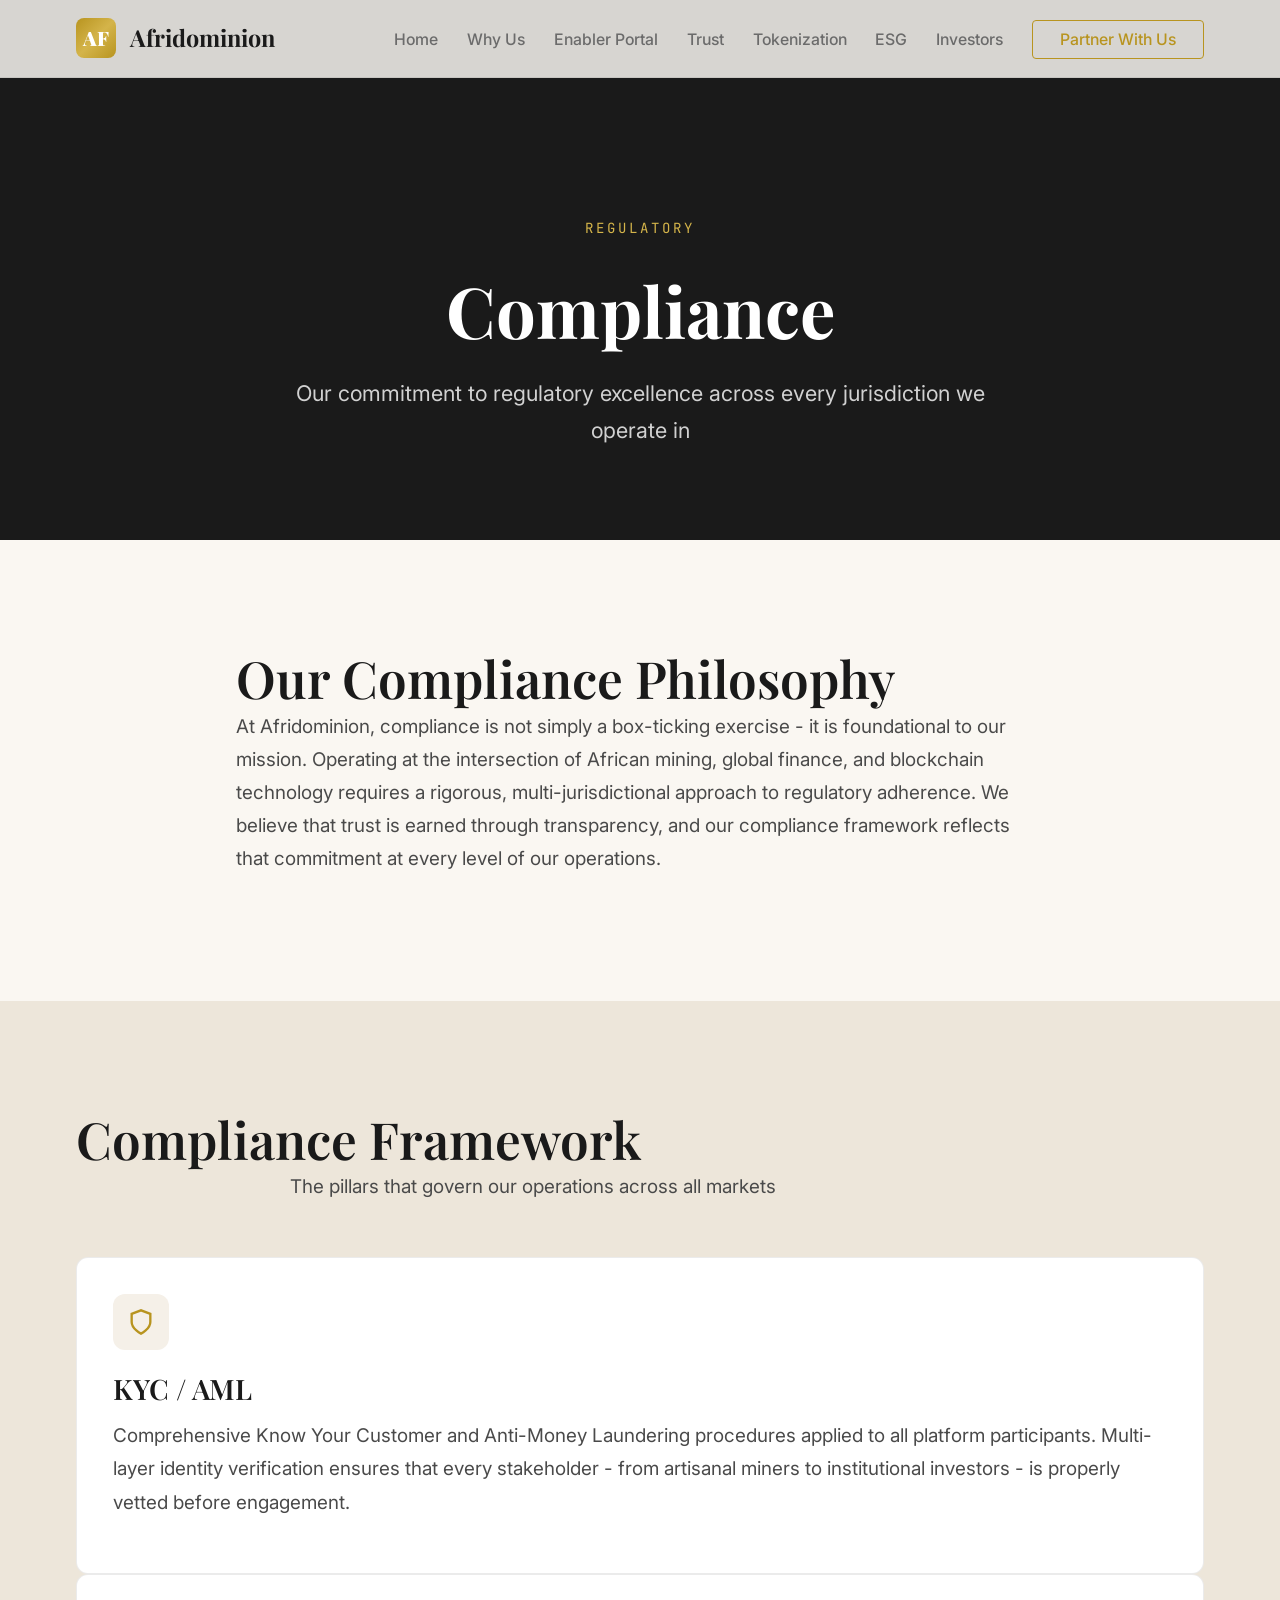
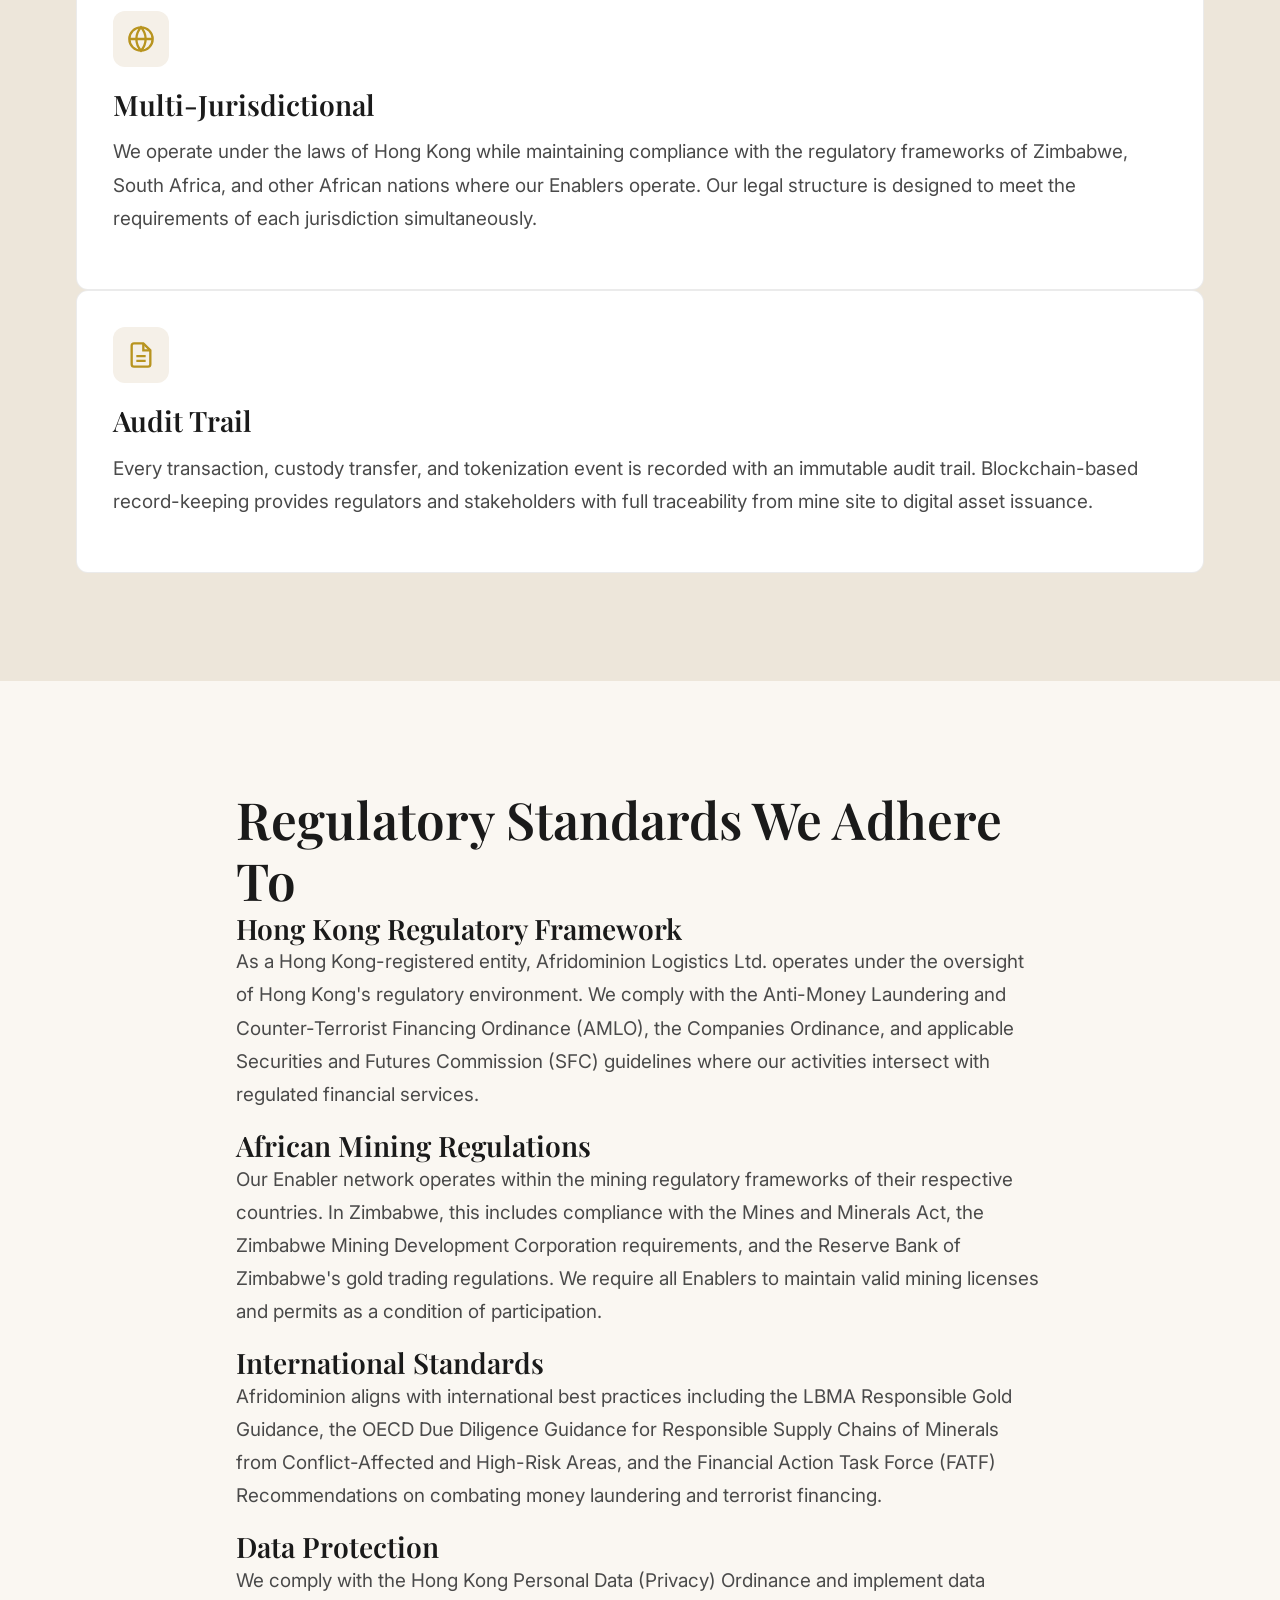
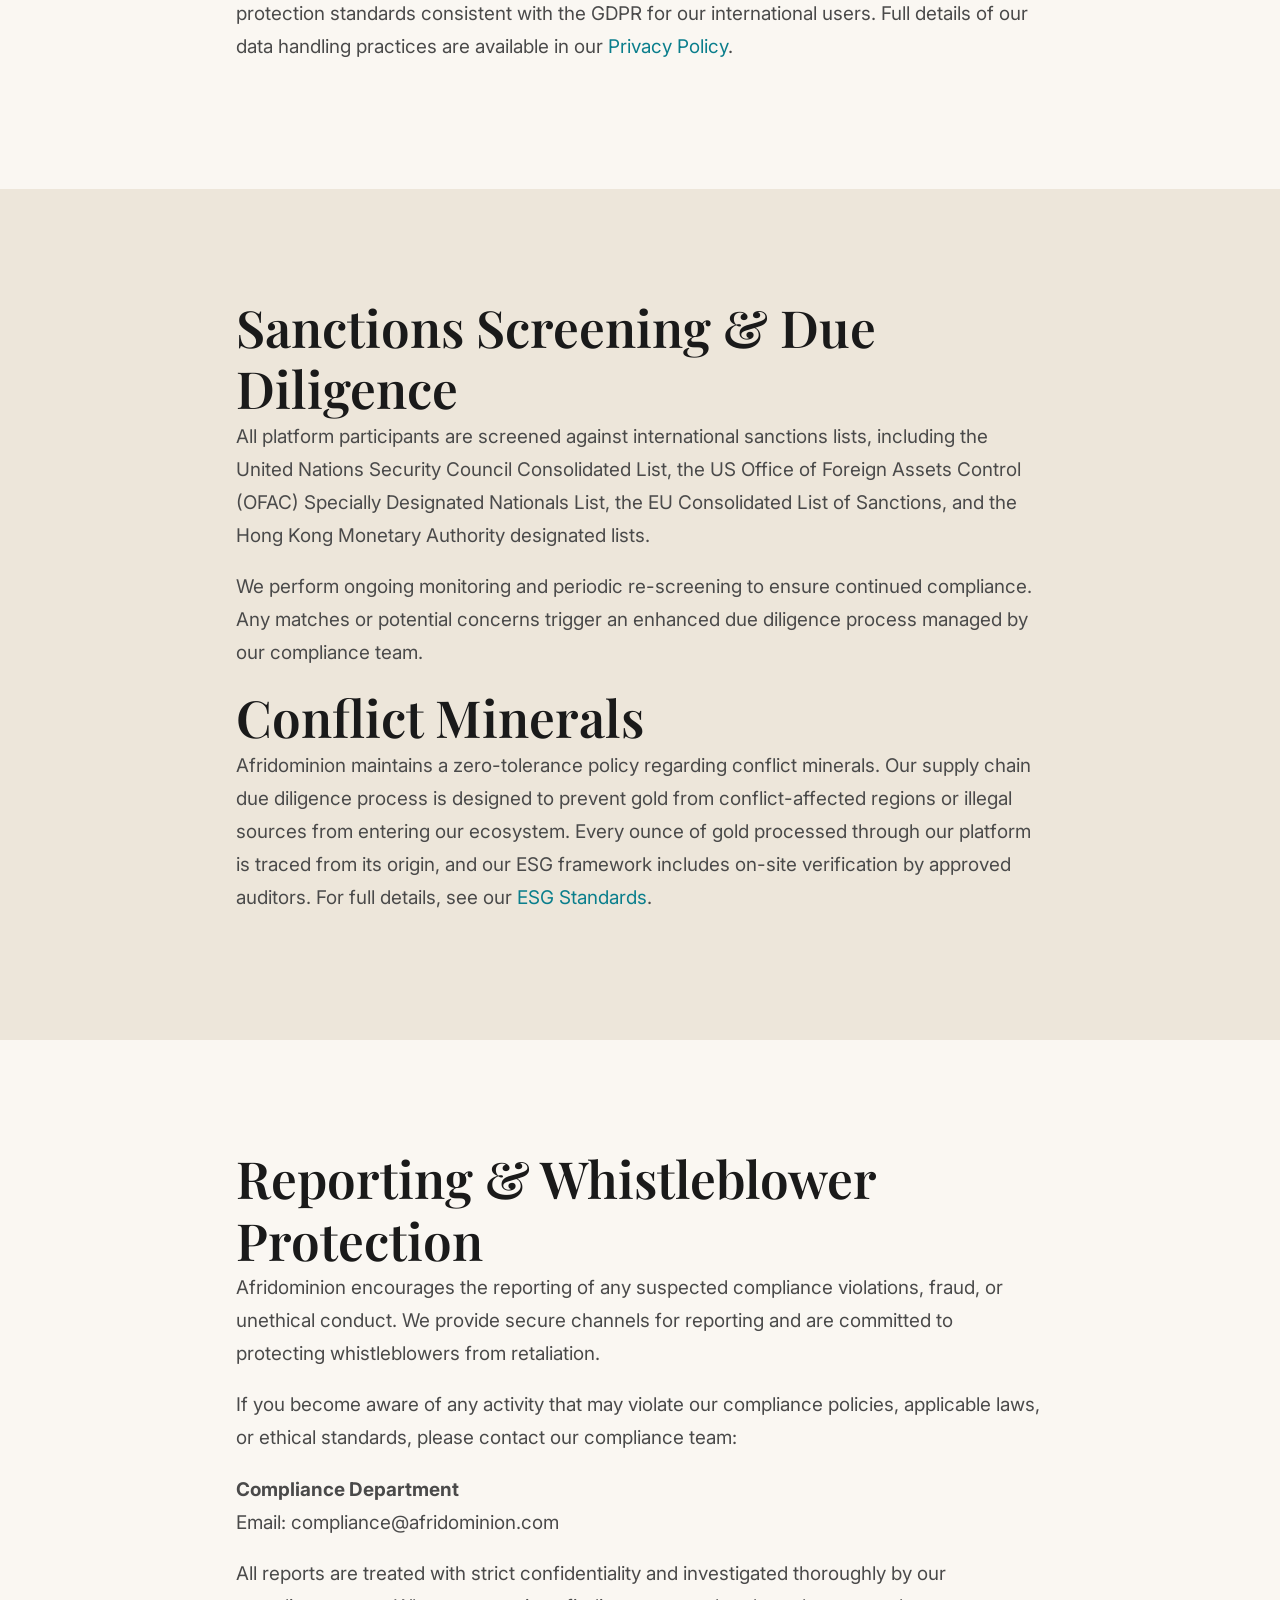
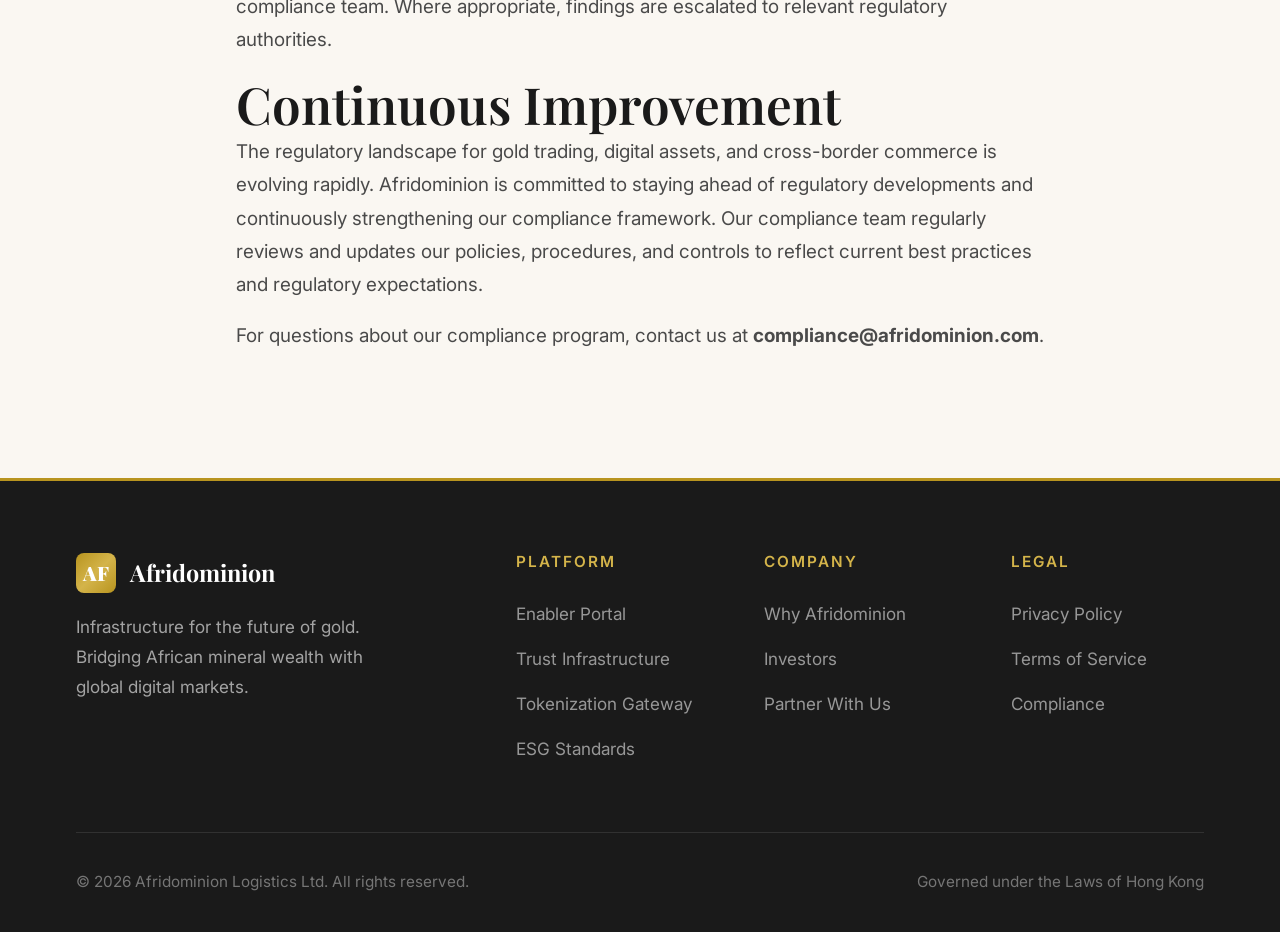
<file: compliance.html>
<!DOCTYPE html>
<html lang="en">
<head>
  <meta charset="UTF-8">
  <meta name="viewport" content="width=device-width, initial-scale=1.0">
  <title>Compliance - Afridominion Freight Logistics</title>
  <meta name="description" content="Afridominion's regulatory compliance framework. Learn about our KYC, AML, and international regulatory standards.">
  <link rel="preconnect" href="https://fonts.googleapis.com">
  <link href="https://fonts.googleapis.com/css2?family=Inter:wght@400;500;600;700&family=Playfair+Display:wght@600;700;800&family=JetBrains+Mono:wght@400;500&display=swap" rel="stylesheet">
  <link rel="stylesheet" href="css/styles.css">
</head>
<body>

  <!-- Navigation -->
  <nav class="nav">
    <div class="nav__inner">
      <a href="index.html" class="nav__logo">
        <div class="nav__logo-icon">AF</div>
        <span>Afridominion</span>
      </a>
      <ul class="nav__links">
        <li><a href="index.html">Home</a></li>
        <li><a href="why-afridominion.html">Why Us</a></li>
        <li><a href="enabler-portal.html">Enabler Portal</a></li>
        <li><a href="trust-infrastructure.html">Trust</a></li>
        <li><a href="tokenization.html">Tokenization</a></li>
        <li><a href="esg-standards.html">ESG</a></li>
        <li><a href="investors.html">Investors</a></li>
        <li><a href="partner.html" class="nav__cta">Partner With Us</a></li>
      </ul>
      <div class="nav__hamburger"><span></span><span></span><span></span></div>
    </div>
  </nav>

  <!-- Page Header -->
  <header class="page-header" style="background-image: url('https://picsum.photos/seed/afri-compliance/1920/1080');">
    <div class="page-header__overlay"></div>
    <div class="container page-header__content">
      <span class="label">Regulatory</span>
      <h1>Compliance</h1>
      <p class="subtitle">Our commitment to regulatory excellence across every jurisdiction we operate in</p>
    </div>
  </header>

  <!-- Compliance Overview -->
  <section class="section">
    <div class="container" style="max-width: 880px;">

      <div class="reveal">
        <h2>Our Compliance Philosophy</h2>
        <p>At Afridominion, compliance is not simply a box-ticking exercise - it is foundational to our mission. Operating at the intersection of African mining, global finance, and blockchain technology requires a rigorous, multi-jurisdictional approach to regulatory adherence. We believe that trust is earned through transparency, and our compliance framework reflects that commitment at every level of our operations.</p>
      </div>
    </div>
  </section>

  <!-- Compliance Pillars -->
  <section class="section section--dark">
    <div class="container">
      <h2 class="reveal text-center">Compliance Framework</h2>
      <p class="subtitle reveal text-center" style="max-width: 700px; margin: 0 auto 3rem;">The pillars that govern our operations across all markets</p>

      <div class="grid grid--3 reveal">
        <div class="card">
          <div style="width: 56px; height: 56px; background: var(--cream-warm); border-radius: 12px; display: flex; align-items: center; justify-content: center; margin-bottom: 1.2rem;">
            <svg width="28" height="28" viewBox="0 0 24 24" fill="none" stroke="var(--gold)" stroke-width="2"><path d="M12 22s8-4 8-10V5l-8-3-8 3v7c0 6 8 10 8 10z"/></svg>
          </div>
          <h3>KYC / AML</h3>
          <p>Comprehensive Know Your Customer and Anti-Money Laundering procedures applied to all platform participants. Multi-layer identity verification ensures that every stakeholder - from artisanal miners to institutional investors - is properly vetted before engagement.</p>
        </div>

        <div class="card">
          <div style="width: 56px; height: 56px; background: var(--cream-warm); border-radius: 12px; display: flex; align-items: center; justify-content: center; margin-bottom: 1.2rem;">
            <svg width="28" height="28" viewBox="0 0 24 24" fill="none" stroke="var(--gold)" stroke-width="2"><circle cx="12" cy="12" r="10"/><path d="M2 12h20M12 2a15.3 15.3 0 0 1 4 10 15.3 15.3 0 0 1-4 10 15.3 15.3 0 0 1-4-10 15.3 15.3 0 0 1 4-10z"/></svg>
          </div>
          <h3>Multi-Jurisdictional</h3>
          <p>We operate under the laws of Hong Kong while maintaining compliance with the regulatory frameworks of Zimbabwe, South Africa, and other African nations where our Enablers operate. Our legal structure is designed to meet the requirements of each jurisdiction simultaneously.</p>
        </div>

        <div class="card">
          <div style="width: 56px; height: 56px; background: var(--cream-warm); border-radius: 12px; display: flex; align-items: center; justify-content: center; margin-bottom: 1.2rem;">
            <svg width="28" height="28" viewBox="0 0 24 24" fill="none" stroke="var(--gold)" stroke-width="2"><path d="M14 2H6a2 2 0 0 0-2 2v16a2 2 0 0 0 2 2h12a2 2 0 0 0 2-2V8z"/><polyline points="14 2 14 8 20 8"/><line x1="16" y1="13" x2="8" y2="13"/><line x1="16" y1="17" x2="8" y2="17"/></svg>
          </div>
          <h3>Audit Trail</h3>
          <p>Every transaction, custody transfer, and tokenization event is recorded with an immutable audit trail. Blockchain-based record-keeping provides regulators and stakeholders with full traceability from mine site to digital asset issuance.</p>
        </div>
      </div>
    </div>
  </section>

  <!-- Regulatory Standards -->
  <section class="section">
    <div class="container" style="max-width: 880px;">

      <div class="reveal">
        <h2>Regulatory Standards We Adhere To</h2>

        <h3>Hong Kong Regulatory Framework</h3>
        <p>As a Hong Kong-registered entity, Afridominion Logistics Ltd. operates under the oversight of Hong Kong's regulatory environment. We comply with the Anti-Money Laundering and Counter-Terrorist Financing Ordinance (AMLO), the Companies Ordinance, and applicable Securities and Futures Commission (SFC) guidelines where our activities intersect with regulated financial services.</p>

        <h3>African Mining Regulations</h3>
        <p>Our Enabler network operates within the mining regulatory frameworks of their respective countries. In Zimbabwe, this includes compliance with the Mines and Minerals Act, the Zimbabwe Mining Development Corporation requirements, and the Reserve Bank of Zimbabwe's gold trading regulations. We require all Enablers to maintain valid mining licenses and permits as a condition of participation.</p>

        <h3>International Standards</h3>
        <p>Afridominion aligns with international best practices including the LBMA Responsible Gold Guidance, the OECD Due Diligence Guidance for Responsible Supply Chains of Minerals from Conflict-Affected and High-Risk Areas, and the Financial Action Task Force (FATF) Recommendations on combating money laundering and terrorist financing.</p>

        <h3>Data Protection</h3>
        <p>We comply with the Hong Kong Personal Data (Privacy) Ordinance and implement data protection standards consistent with the GDPR for our international users. Full details of our data handling practices are available in our <a href="privacy.html" style="color: var(--teal);">Privacy Policy</a>.</p>
      </div>
    </div>
  </section>

  <!-- Sanctions & Screening -->
  <section class="section section--dark">
    <div class="container" style="max-width: 880px;">

      <div class="reveal">
        <h2>Sanctions Screening & Due Diligence</h2>
        <p>All platform participants are screened against international sanctions lists, including the United Nations Security Council Consolidated List, the US Office of Foreign Assets Control (OFAC) Specially Designated Nationals List, the EU Consolidated List of Sanctions, and the Hong Kong Monetary Authority designated lists.</p>
        <p>We perform ongoing monitoring and periodic re-screening to ensure continued compliance. Any matches or potential concerns trigger an enhanced due diligence process managed by our compliance team.</p>
      </div>

      <div class="reveal">
        <h2>Conflict Minerals</h2>
        <p>Afridominion maintains a zero-tolerance policy regarding conflict minerals. Our supply chain due diligence process is designed to prevent gold from conflict-affected regions or illegal sources from entering our ecosystem. Every ounce of gold processed through our platform is traced from its origin, and our ESG framework includes on-site verification by approved auditors. For full details, see our <a href="esg-standards.html" style="color: var(--teal);">ESG Standards</a>.</p>
      </div>
    </div>
  </section>

  <!-- Reporting -->
  <section class="section">
    <div class="container" style="max-width: 880px;">

      <div class="reveal">
        <h2>Reporting & Whistleblower Protection</h2>
        <p>Afridominion encourages the reporting of any suspected compliance violations, fraud, or unethical conduct. We provide secure channels for reporting and are committed to protecting whistleblowers from retaliation.</p>
        <p>If you become aware of any activity that may violate our compliance policies, applicable laws, or ethical standards, please contact our compliance team:</p>
        <p><strong>Compliance Department</strong><br>
        Email: compliance@afridominion.com</p>
        <p>All reports are treated with strict confidentiality and investigated thoroughly by our compliance team. Where appropriate, findings are escalated to relevant regulatory authorities.</p>
      </div>

      <div class="reveal">
        <h2>Continuous Improvement</h2>
        <p>The regulatory landscape for gold trading, digital assets, and cross-border commerce is evolving rapidly. Afridominion is committed to staying ahead of regulatory developments and continuously strengthening our compliance framework. Our compliance team regularly reviews and updates our policies, procedures, and controls to reflect current best practices and regulatory expectations.</p>
        <p>For questions about our compliance program, contact us at <strong>compliance@afridominion.com</strong>.</p>
      </div>

    </div>
  </section>

  <!-- Footer -->
  <footer class="footer">
    <div class="container">
      <div class="footer__grid">
        <div class="footer__brand">
          <a href="index.html" class="nav__logo">
            <div class="nav__logo-icon">AF</div>
            <span>Afridominion</span>
          </a>
          <p>Infrastructure for the future of gold. Bridging African mineral wealth with global digital markets.</p>
        </div>
        <div>
          <h4>Platform</h4>
          <ul class="footer__links">
            <li><a href="enabler-portal.html">Enabler Portal</a></li>
            <li><a href="trust-infrastructure.html">Trust Infrastructure</a></li>
            <li><a href="tokenization.html">Tokenization Gateway</a></li>
            <li><a href="esg-standards.html">ESG Standards</a></li>
          </ul>
        </div>
        <div>
          <h4>Company</h4>
          <ul class="footer__links">
            <li><a href="why-afridominion.html">Why Afridominion</a></li>
            <li><a href="investors.html">Investors</a></li>
            <li><a href="partner.html">Partner With Us</a></li>
          </ul>
        </div>
        <div>
          <h4>Legal</h4>
          <ul class="footer__links">
            <li><a href="privacy.html">Privacy Policy</a></li>
            <li><a href="terms.html">Terms of Service</a></li>
            <li><a href="compliance.html">Compliance</a></li>
          </ul>
        </div>
      </div>
      <div class="footer__bottom">
        <span>&copy; 2026 Afridominion Logistics Ltd. All rights reserved.</span>
        <span>Governed under the Laws of Hong Kong</span>
      </div>
    </div>
  </footer>

  <script src="js/main.js"></script>
</body>
</html>
</file>
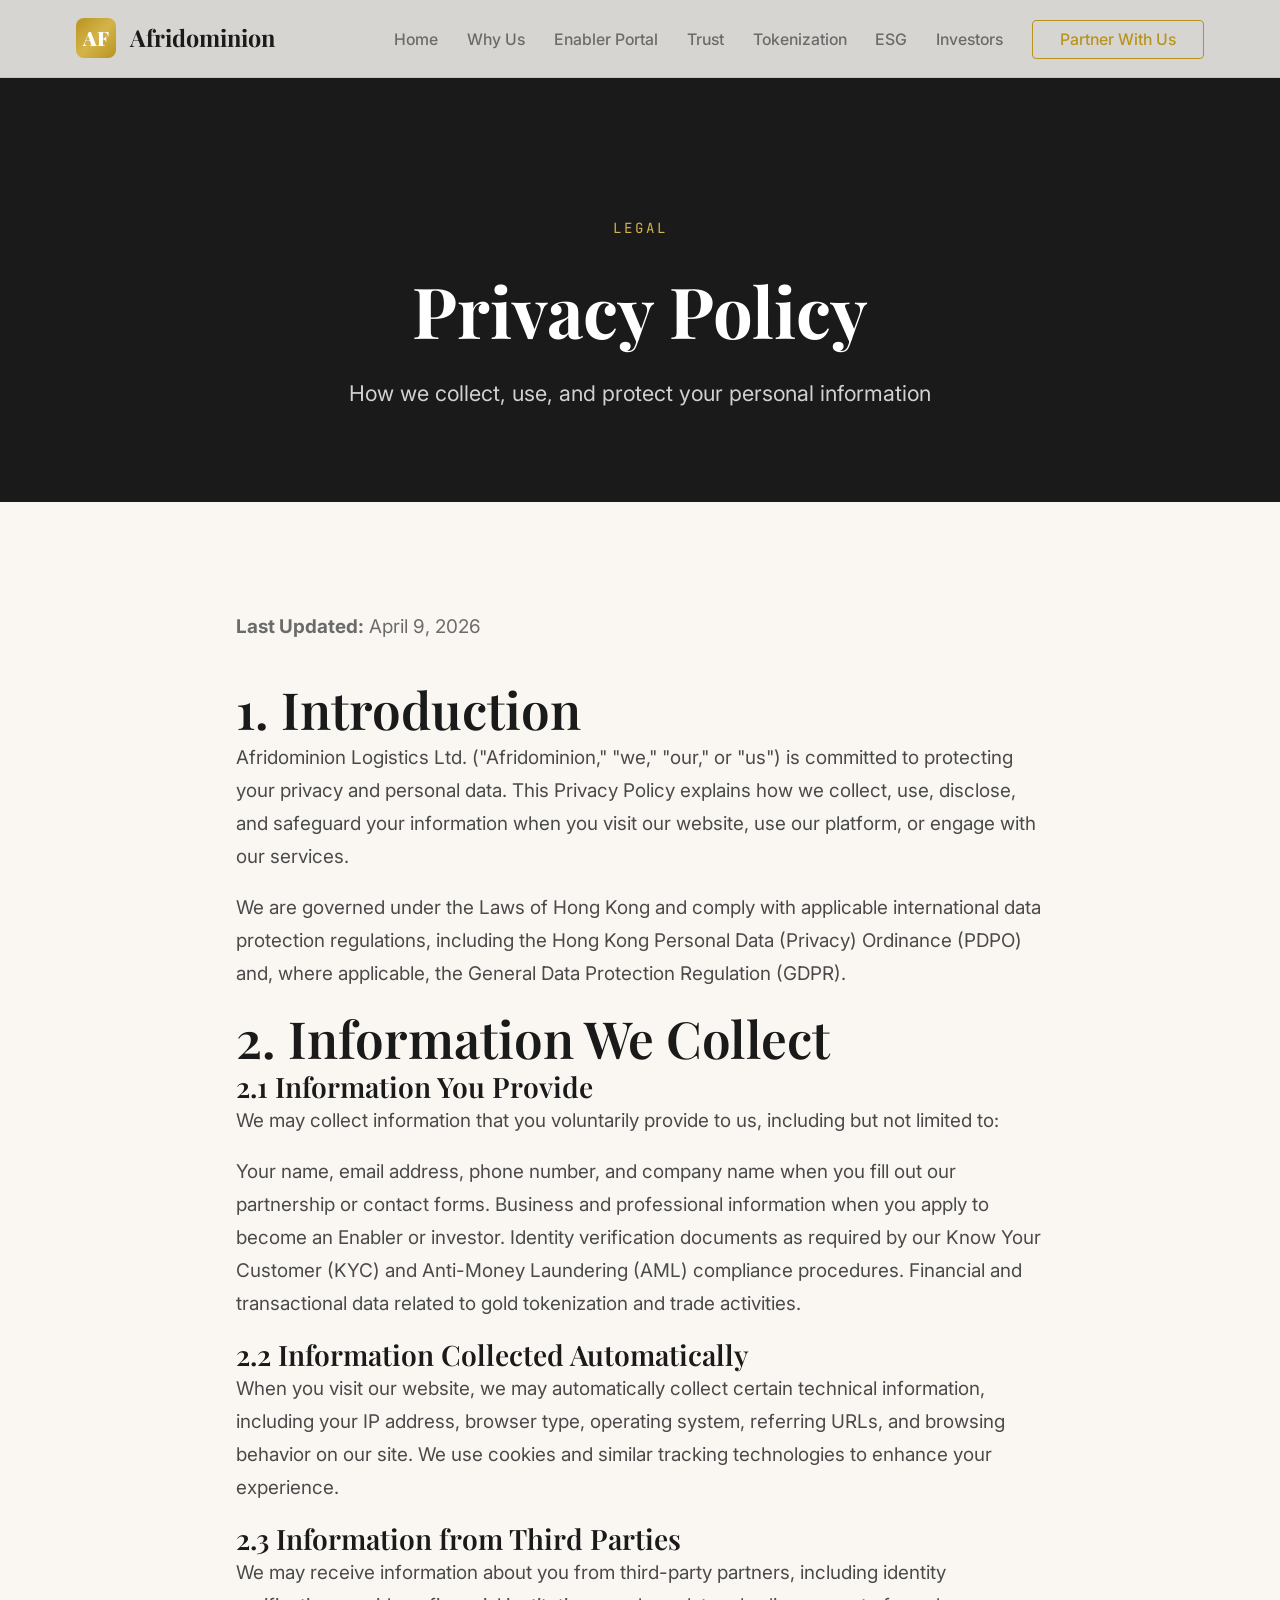
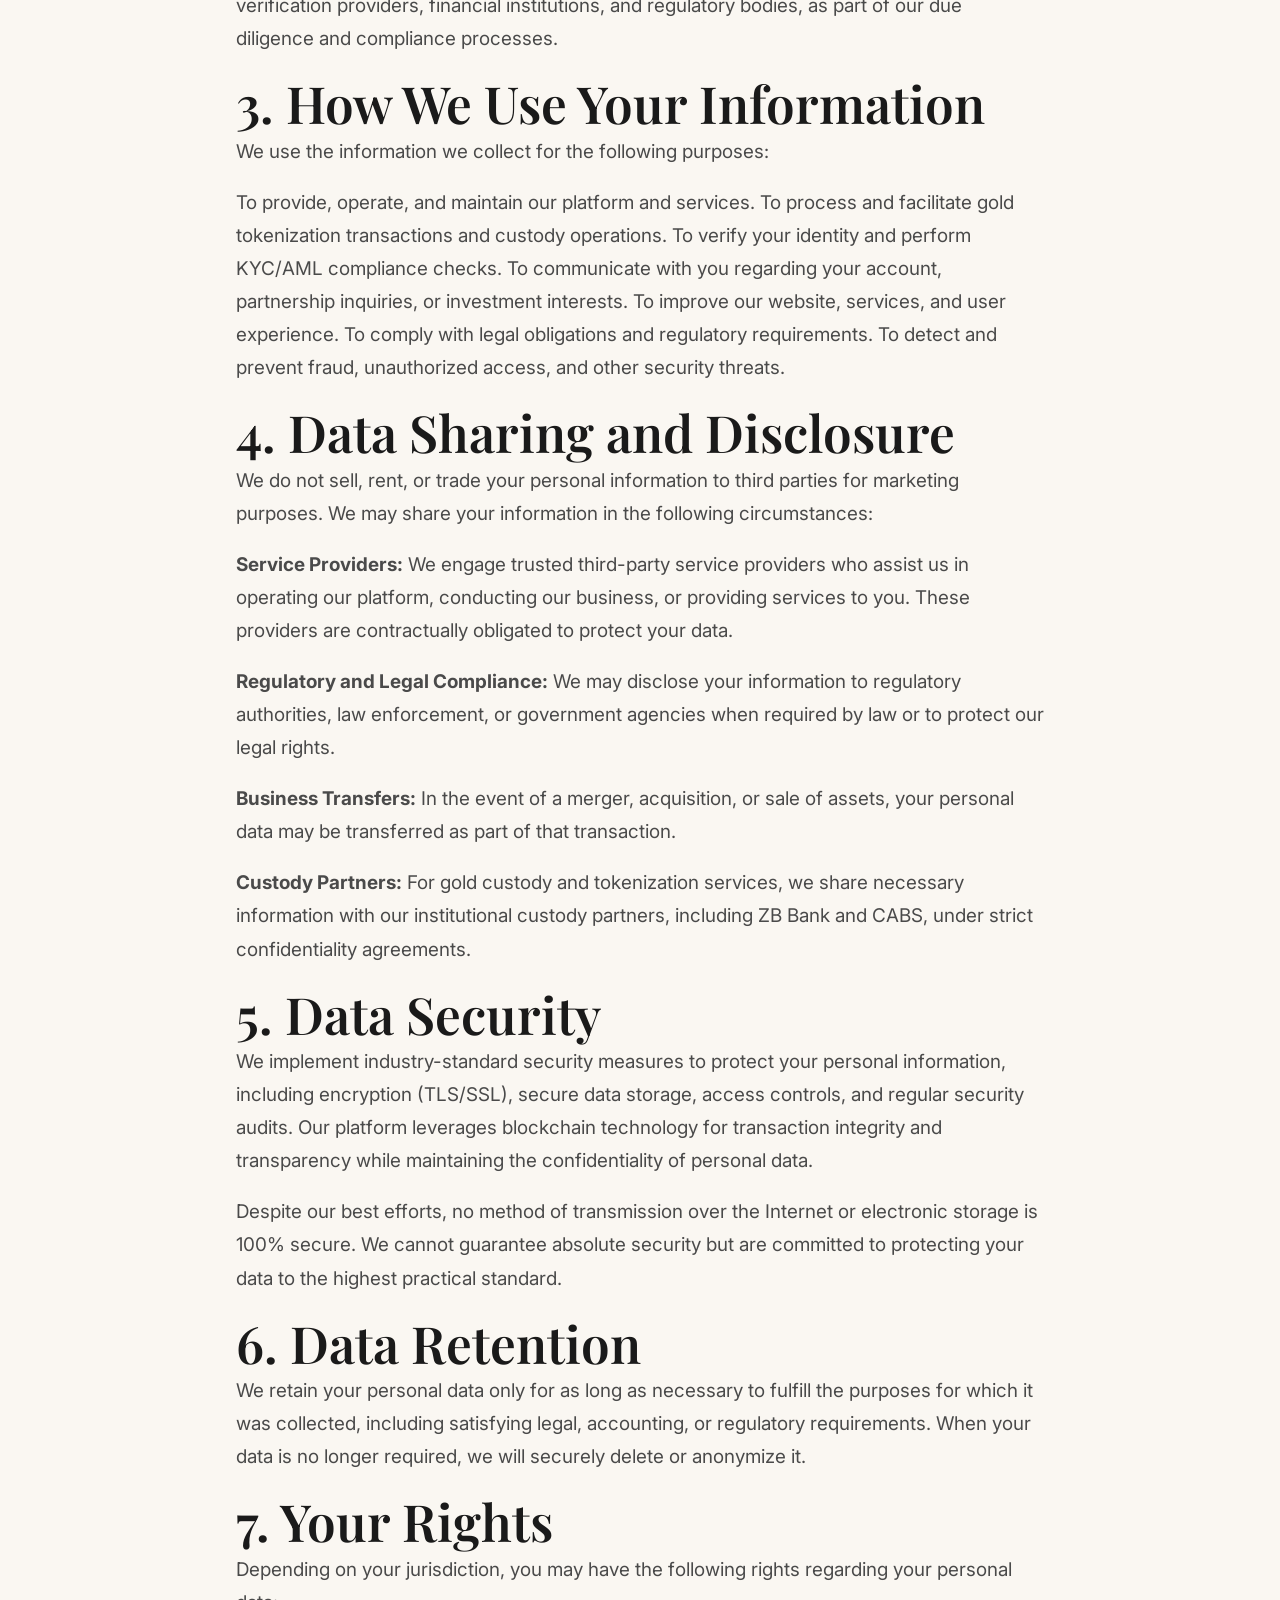
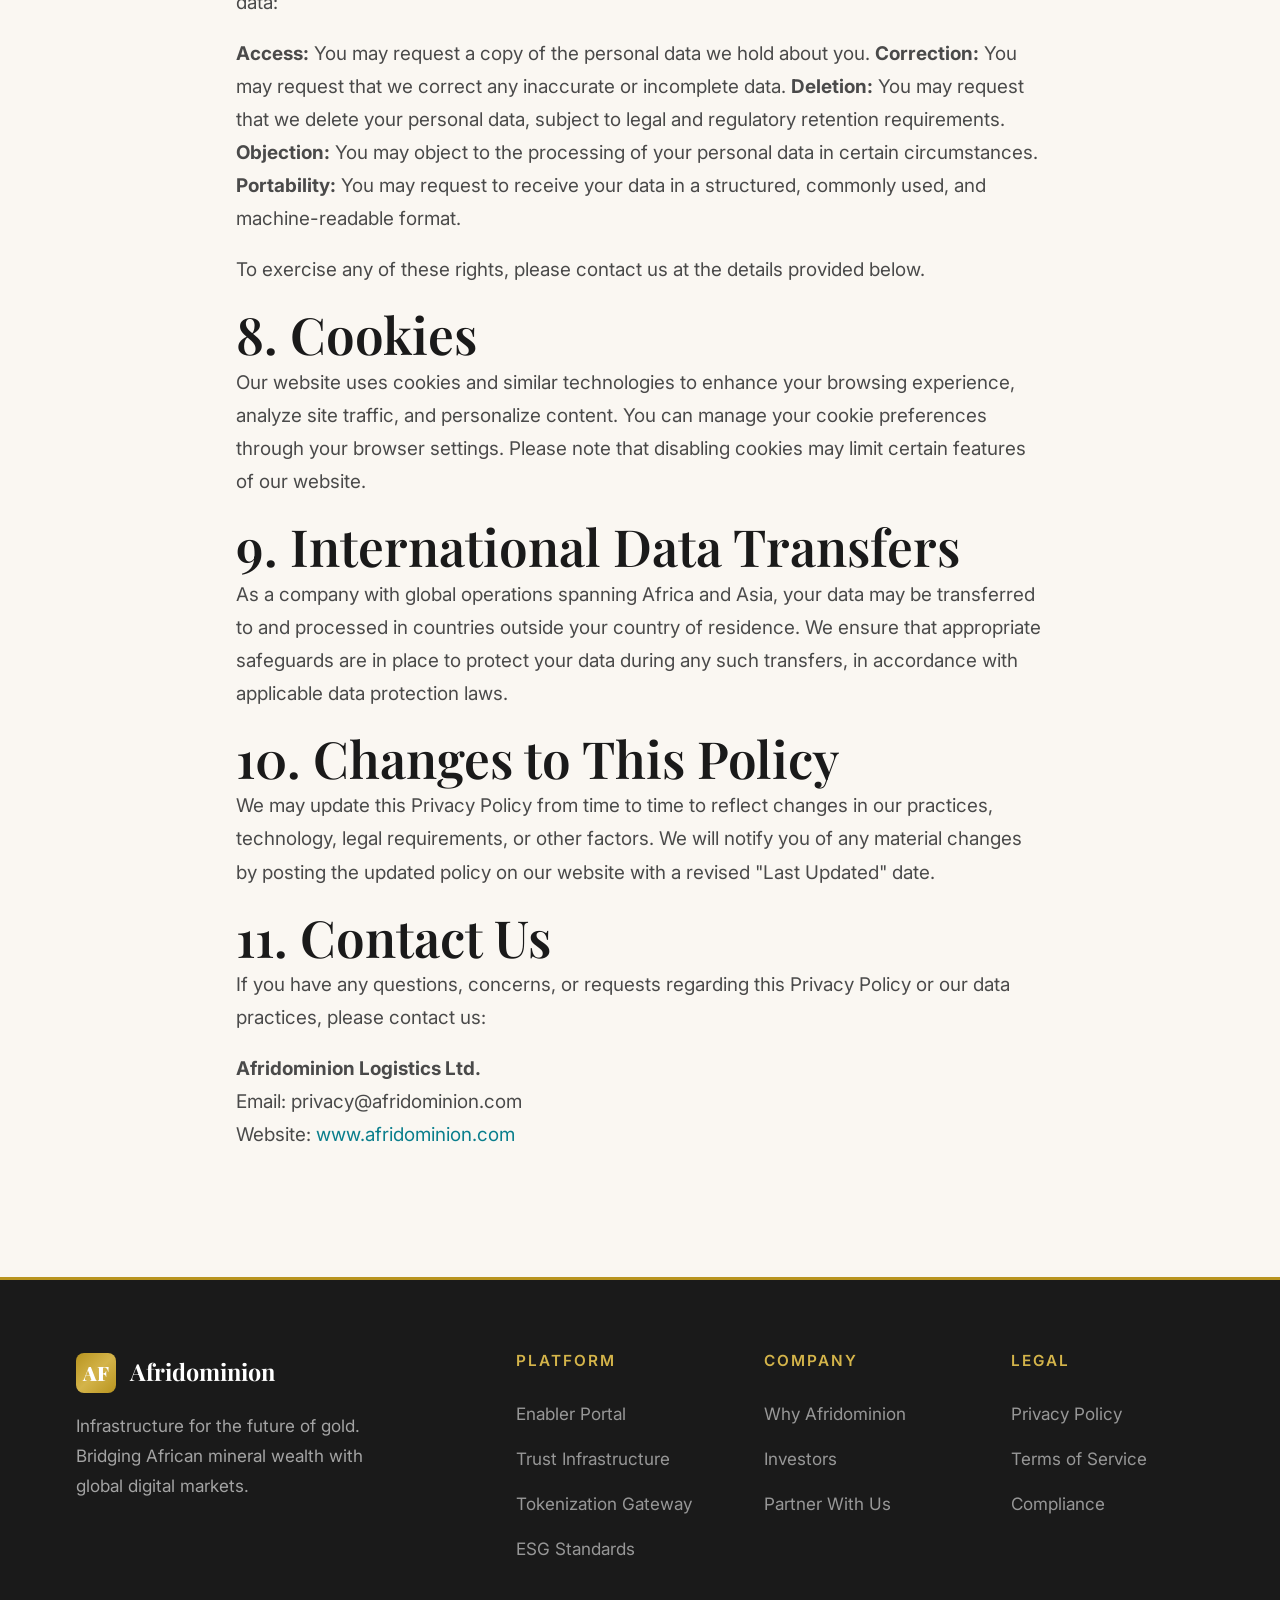
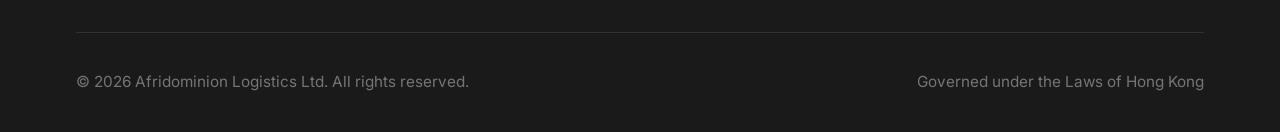
<file: privacy.html>
<!DOCTYPE html>
<html lang="en">
<head>
  <meta charset="UTF-8">
  <meta name="viewport" content="width=device-width, initial-scale=1.0">
  <title>Privacy Policy - Afridominion Freight Logistics</title>
  <meta name="description" content="Privacy Policy for Afridominion Freight Logistics. Learn how we collect, use, and protect your personal data.">
  <link rel="preconnect" href="https://fonts.googleapis.com">
  <link href="https://fonts.googleapis.com/css2?family=Inter:wght@400;500;600;700&family=Playfair+Display:wght@600;700;800&family=JetBrains+Mono:wght@400;500&display=swap" rel="stylesheet">
  <link rel="stylesheet" href="css/styles.css">
</head>
<body>

  <!-- Navigation -->
  <nav class="nav">
    <div class="nav__inner">
      <a href="index.html" class="nav__logo">
        <div class="nav__logo-icon">AF</div>
        <span>Afridominion</span>
      </a>
      <ul class="nav__links">
        <li><a href="index.html">Home</a></li>
        <li><a href="why-afridominion.html">Why Us</a></li>
        <li><a href="enabler-portal.html">Enabler Portal</a></li>
        <li><a href="trust-infrastructure.html">Trust</a></li>
        <li><a href="tokenization.html">Tokenization</a></li>
        <li><a href="esg-standards.html">ESG</a></li>
        <li><a href="investors.html">Investors</a></li>
        <li><a href="partner.html" class="nav__cta">Partner With Us</a></li>
      </ul>
      <div class="nav__hamburger"><span></span><span></span><span></span></div>
    </div>
  </nav>

  <!-- Page Header -->
  <header class="page-header" style="background-image: url('https://picsum.photos/seed/afri-legal/1920/1080');">
    <div class="page-header__overlay"></div>
    <div class="container page-header__content">
      <span class="label">Legal</span>
      <h1>Privacy Policy</h1>
      <p class="subtitle">How we collect, use, and protect your personal information</p>
    </div>
  </header>

  <!-- Privacy Content -->
  <section class="section">
    <div class="container" style="max-width: 880px;">

      <p class="reveal" style="color: var(--charcoal-muted); margin-bottom: 2rem;"><strong>Last Updated:</strong> April 9, 2026</p>

      <div class="reveal">
        <h2>1. Introduction</h2>
        <p>Afridominion Logistics Ltd. ("Afridominion," "we," "our," or "us") is committed to protecting your privacy and personal data. This Privacy Policy explains how we collect, use, disclose, and safeguard your information when you visit our website, use our platform, or engage with our services.</p>
        <p>We are governed under the Laws of Hong Kong and comply with applicable international data protection regulations, including the Hong Kong Personal Data (Privacy) Ordinance (PDPO) and, where applicable, the General Data Protection Regulation (GDPR).</p>
      </div>

      <div class="reveal">
        <h2>2. Information We Collect</h2>
        <h3>2.1 Information You Provide</h3>
        <p>We may collect information that you voluntarily provide to us, including but not limited to:</p>
        <p>Your name, email address, phone number, and company name when you fill out our partnership or contact forms. Business and professional information when you apply to become an Enabler or investor. Identity verification documents as required by our Know Your Customer (KYC) and Anti-Money Laundering (AML) compliance procedures. Financial and transactional data related to gold tokenization and trade activities.</p>

        <h3>2.2 Information Collected Automatically</h3>
        <p>When you visit our website, we may automatically collect certain technical information, including your IP address, browser type, operating system, referring URLs, and browsing behavior on our site. We use cookies and similar tracking technologies to enhance your experience.</p>

        <h3>2.3 Information from Third Parties</h3>
        <p>We may receive information about you from third-party partners, including identity verification providers, financial institutions, and regulatory bodies, as part of our due diligence and compliance processes.</p>
      </div>

      <div class="reveal">
        <h2>3. How We Use Your Information</h2>
        <p>We use the information we collect for the following purposes:</p>
        <p>To provide, operate, and maintain our platform and services. To process and facilitate gold tokenization transactions and custody operations. To verify your identity and perform KYC/AML compliance checks. To communicate with you regarding your account, partnership inquiries, or investment interests. To improve our website, services, and user experience. To comply with legal obligations and regulatory requirements. To detect and prevent fraud, unauthorized access, and other security threats.</p>
      </div>

      <div class="reveal">
        <h2>4. Data Sharing and Disclosure</h2>
        <p>We do not sell, rent, or trade your personal information to third parties for marketing purposes. We may share your information in the following circumstances:</p>
        <p><strong>Service Providers:</strong> We engage trusted third-party service providers who assist us in operating our platform, conducting our business, or providing services to you. These providers are contractually obligated to protect your data.</p>
        <p><strong>Regulatory and Legal Compliance:</strong> We may disclose your information to regulatory authorities, law enforcement, or government agencies when required by law or to protect our legal rights.</p>
        <p><strong>Business Transfers:</strong> In the event of a merger, acquisition, or sale of assets, your personal data may be transferred as part of that transaction.</p>
        <p><strong>Custody Partners:</strong> For gold custody and tokenization services, we share necessary information with our institutional custody partners, including ZB Bank and CABS, under strict confidentiality agreements.</p>
      </div>

      <div class="reveal">
        <h2>5. Data Security</h2>
        <p>We implement industry-standard security measures to protect your personal information, including encryption (TLS/SSL), secure data storage, access controls, and regular security audits. Our platform leverages blockchain technology for transaction integrity and transparency while maintaining the confidentiality of personal data.</p>
        <p>Despite our best efforts, no method of transmission over the Internet or electronic storage is 100% secure. We cannot guarantee absolute security but are committed to protecting your data to the highest practical standard.</p>
      </div>

      <div class="reveal">
        <h2>6. Data Retention</h2>
        <p>We retain your personal data only for as long as necessary to fulfill the purposes for which it was collected, including satisfying legal, accounting, or regulatory requirements. When your data is no longer required, we will securely delete or anonymize it.</p>
      </div>

      <div class="reveal">
        <h2>7. Your Rights</h2>
        <p>Depending on your jurisdiction, you may have the following rights regarding your personal data:</p>
        <p><strong>Access:</strong> You may request a copy of the personal data we hold about you. <strong>Correction:</strong> You may request that we correct any inaccurate or incomplete data. <strong>Deletion:</strong> You may request that we delete your personal data, subject to legal and regulatory retention requirements. <strong>Objection:</strong> You may object to the processing of your personal data in certain circumstances. <strong>Portability:</strong> You may request to receive your data in a structured, commonly used, and machine-readable format.</p>
        <p>To exercise any of these rights, please contact us at the details provided below.</p>
      </div>

      <div class="reveal">
        <h2>8. Cookies</h2>
        <p>Our website uses cookies and similar technologies to enhance your browsing experience, analyze site traffic, and personalize content. You can manage your cookie preferences through your browser settings. Please note that disabling cookies may limit certain features of our website.</p>
      </div>

      <div class="reveal">
        <h2>9. International Data Transfers</h2>
        <p>As a company with global operations spanning Africa and Asia, your data may be transferred to and processed in countries outside your country of residence. We ensure that appropriate safeguards are in place to protect your data during any such transfers, in accordance with applicable data protection laws.</p>
      </div>

      <div class="reveal">
        <h2>10. Changes to This Policy</h2>
        <p>We may update this Privacy Policy from time to time to reflect changes in our practices, technology, legal requirements, or other factors. We will notify you of any material changes by posting the updated policy on our website with a revised "Last Updated" date.</p>
      </div>

      <div class="reveal">
        <h2>11. Contact Us</h2>
        <p>If you have any questions, concerns, or requests regarding this Privacy Policy or our data practices, please contact us:</p>
        <p><strong>Afridominion Logistics Ltd.</strong><br>
        Email: privacy@afridominion.com<br>
        Website: <a href="index.html" style="color: var(--teal);">www.afridominion.com</a></p>
      </div>

    </div>
  </section>

  <!-- Footer -->
  <footer class="footer">
    <div class="container">
      <div class="footer__grid">
        <div class="footer__brand">
          <a href="index.html" class="nav__logo">
            <div class="nav__logo-icon">AF</div>
            <span>Afridominion</span>
          </a>
          <p>Infrastructure for the future of gold. Bridging African mineral wealth with global digital markets.</p>
        </div>
        <div>
          <h4>Platform</h4>
          <ul class="footer__links">
            <li><a href="enabler-portal.html">Enabler Portal</a></li>
            <li><a href="trust-infrastructure.html">Trust Infrastructure</a></li>
            <li><a href="tokenization.html">Tokenization Gateway</a></li>
            <li><a href="esg-standards.html">ESG Standards</a></li>
          </ul>
        </div>
        <div>
          <h4>Company</h4>
          <ul class="footer__links">
            <li><a href="why-afridominion.html">Why Afridominion</a></li>
            <li><a href="investors.html">Investors</a></li>
            <li><a href="partner.html">Partner With Us</a></li>
          </ul>
        </div>
        <div>
          <h4>Legal</h4>
          <ul class="footer__links">
            <li><a href="privacy.html">Privacy Policy</a></li>
            <li><a href="terms.html">Terms of Service</a></li>
            <li><a href="compliance.html">Compliance</a></li>
          </ul>
        </div>
      </div>
      <div class="footer__bottom">
        <span>&copy; 2026 Afridominion Logistics Ltd. All rights reserved.</span>
        <span>Governed under the Laws of Hong Kong</span>
      </div>
    </div>
  </footer>

  <script src="js/main.js"></script>
</body>
</html>
</file>
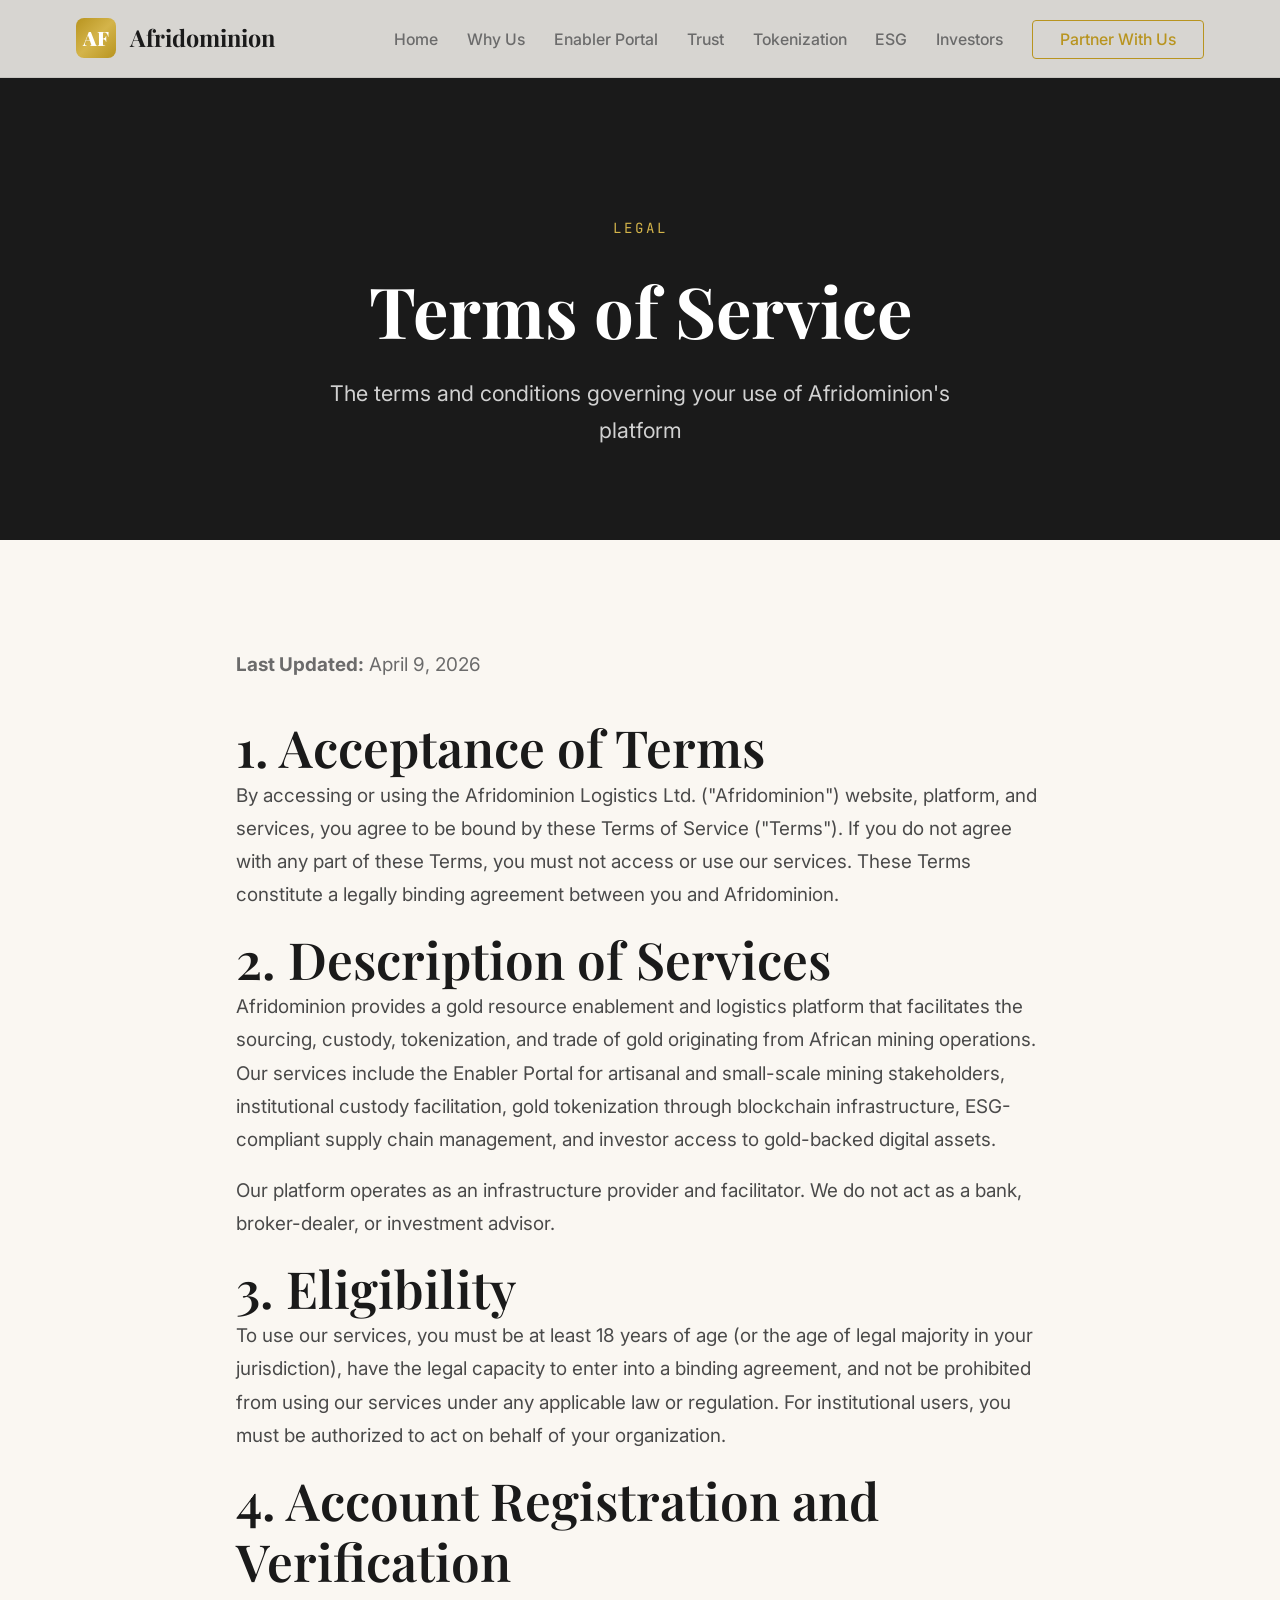
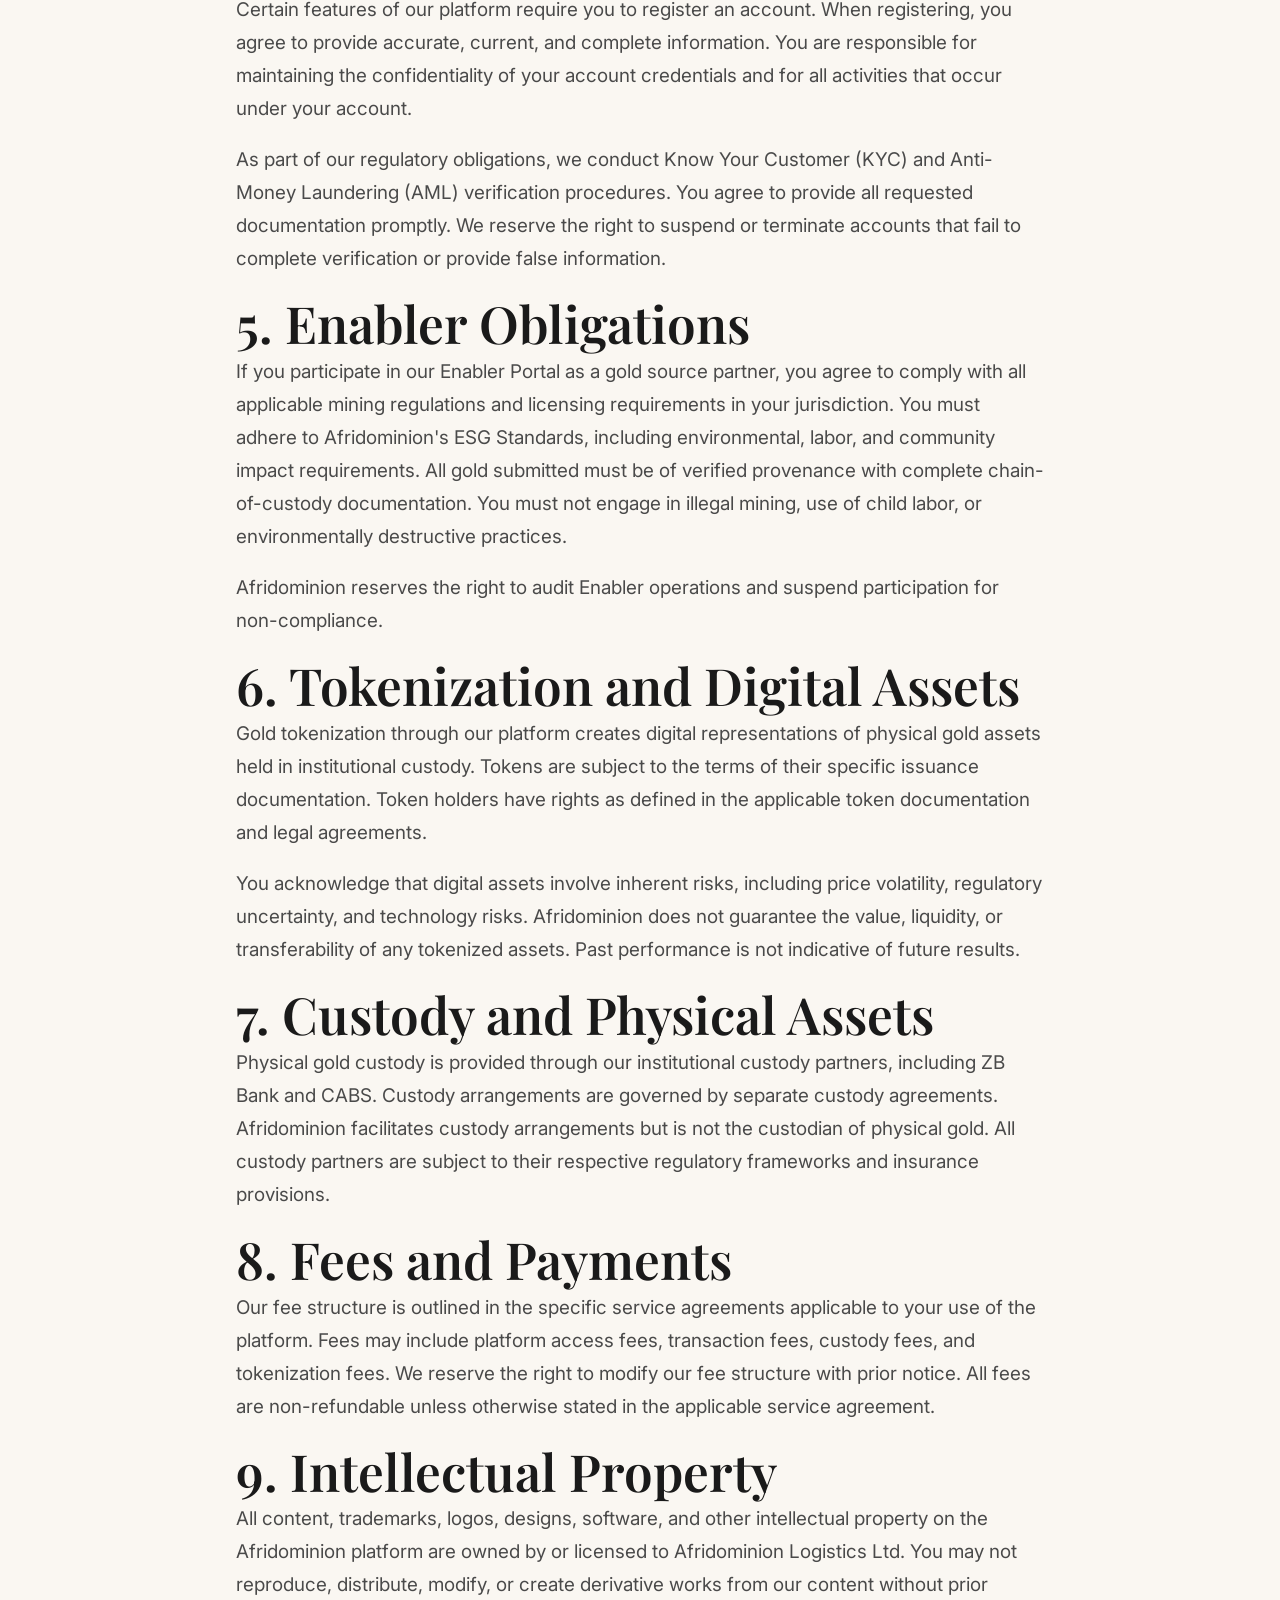
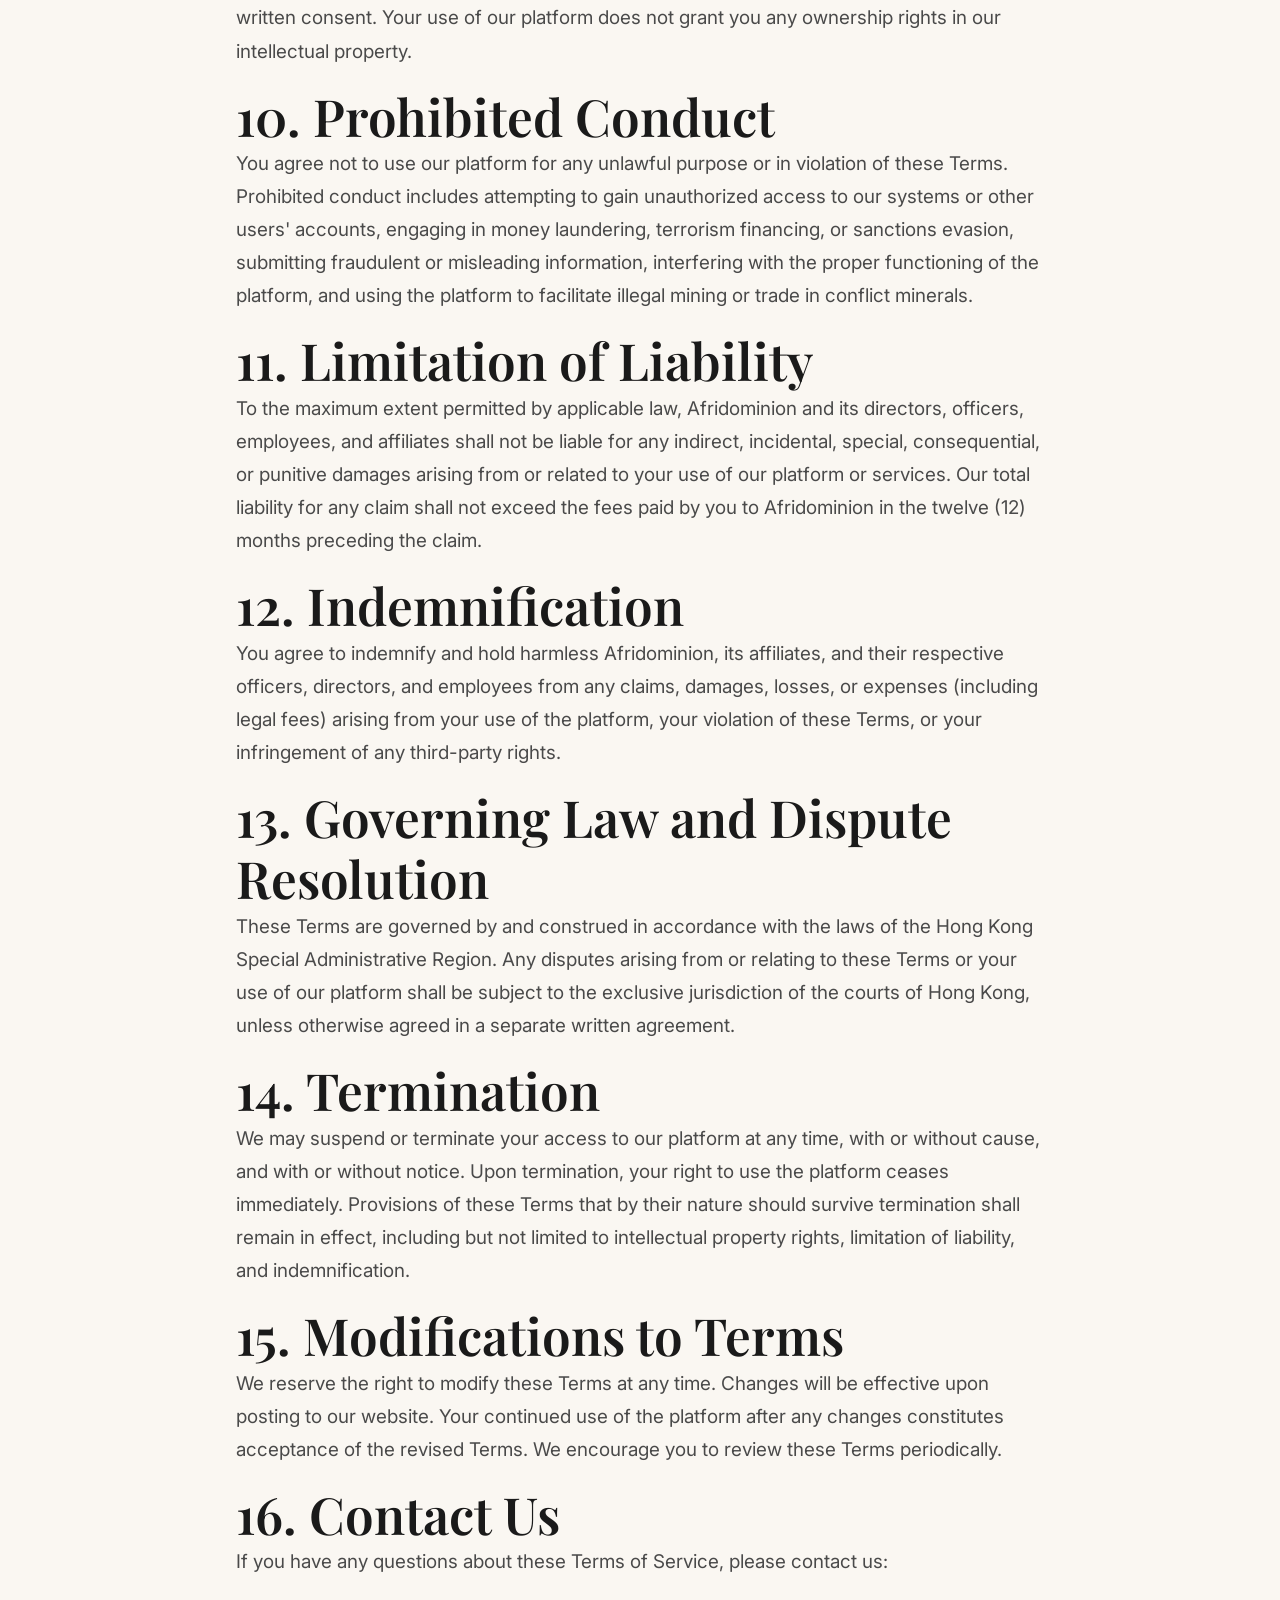
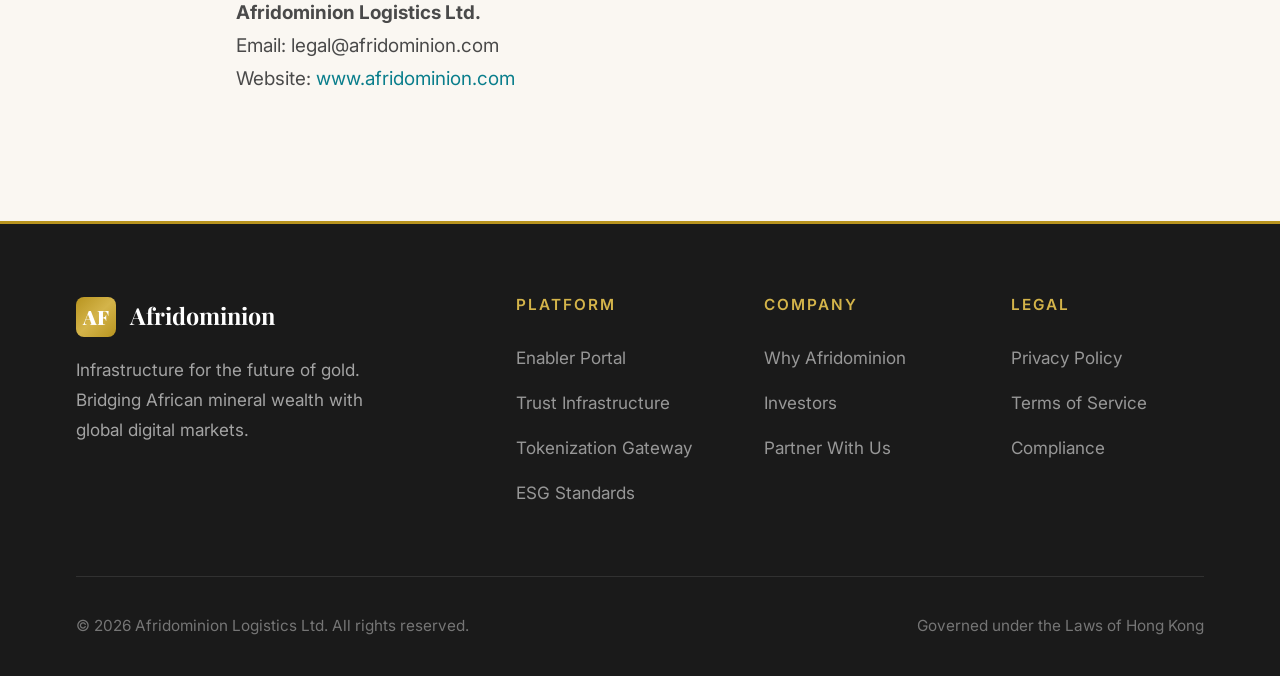
<file: terms.html>
<!DOCTYPE html>
<html lang="en">
<head>
  <meta charset="UTF-8">
  <meta name="viewport" content="width=device-width, initial-scale=1.0">
  <title>Terms of Service - Afridominion Freight Logistics</title>
  <meta name="description" content="Terms of Service for Afridominion Freight Logistics. Review the terms governing your use of our platform and services.">
  <link rel="preconnect" href="https://fonts.googleapis.com">
  <link href="https://fonts.googleapis.com/css2?family=Inter:wght@400;500;600;700&family=Playfair+Display:wght@600;700;800&family=JetBrains+Mono:wght@400;500&display=swap" rel="stylesheet">
  <link rel="stylesheet" href="css/styles.css">
</head>
<body>

  <!-- Navigation -->
  <nav class="nav">
    <div class="nav__inner">
      <a href="index.html" class="nav__logo">
        <div class="nav__logo-icon">AF</div>
        <span>Afridominion</span>
      </a>
      <ul class="nav__links">
        <li><a href="index.html">Home</a></li>
        <li><a href="why-afridominion.html">Why Us</a></li>
        <li><a href="enabler-portal.html">Enabler Portal</a></li>
        <li><a href="trust-infrastructure.html">Trust</a></li>
        <li><a href="tokenization.html">Tokenization</a></li>
        <li><a href="esg-standards.html">ESG</a></li>
        <li><a href="investors.html">Investors</a></li>
        <li><a href="partner.html" class="nav__cta">Partner With Us</a></li>
      </ul>
      <div class="nav__hamburger"><span></span><span></span><span></span></div>
    </div>
  </nav>

  <!-- Page Header -->
  <header class="page-header" style="background-image: url('https://picsum.photos/seed/afri-terms/1920/1080');">
    <div class="page-header__overlay"></div>
    <div class="container page-header__content">
      <span class="label">Legal</span>
      <h1>Terms of Service</h1>
      <p class="subtitle">The terms and conditions governing your use of Afridominion's platform</p>
    </div>
  </header>

  <!-- Terms Content -->
  <section class="section">
    <div class="container" style="max-width: 880px;">

      <p class="reveal" style="color: var(--charcoal-muted); margin-bottom: 2rem;"><strong>Last Updated:</strong> April 9, 2026</p>

      <div class="reveal">
        <h2>1. Acceptance of Terms</h2>
        <p>By accessing or using the Afridominion Logistics Ltd. ("Afridominion") website, platform, and services, you agree to be bound by these Terms of Service ("Terms"). If you do not agree with any part of these Terms, you must not access or use our services. These Terms constitute a legally binding agreement between you and Afridominion.</p>
      </div>

      <div class="reveal">
        <h2>2. Description of Services</h2>
        <p>Afridominion provides a gold resource enablement and logistics platform that facilitates the sourcing, custody, tokenization, and trade of gold originating from African mining operations. Our services include the Enabler Portal for artisanal and small-scale mining stakeholders, institutional custody facilitation, gold tokenization through blockchain infrastructure, ESG-compliant supply chain management, and investor access to gold-backed digital assets.</p>
        <p>Our platform operates as an infrastructure provider and facilitator. We do not act as a bank, broker-dealer, or investment advisor.</p>
      </div>

      <div class="reveal">
        <h2>3. Eligibility</h2>
        <p>To use our services, you must be at least 18 years of age (or the age of legal majority in your jurisdiction), have the legal capacity to enter into a binding agreement, and not be prohibited from using our services under any applicable law or regulation. For institutional users, you must be authorized to act on behalf of your organization.</p>
      </div>

      <div class="reveal">
        <h2>4. Account Registration and Verification</h2>
        <p>Certain features of our platform require you to register an account. When registering, you agree to provide accurate, current, and complete information. You are responsible for maintaining the confidentiality of your account credentials and for all activities that occur under your account.</p>
        <p>As part of our regulatory obligations, we conduct Know Your Customer (KYC) and Anti-Money Laundering (AML) verification procedures. You agree to provide all requested documentation promptly. We reserve the right to suspend or terminate accounts that fail to complete verification or provide false information.</p>
      </div>

      <div class="reveal">
        <h2>5. Enabler Obligations</h2>
        <p>If you participate in our Enabler Portal as a gold source partner, you agree to comply with all applicable mining regulations and licensing requirements in your jurisdiction. You must adhere to Afridominion's ESG Standards, including environmental, labor, and community impact requirements. All gold submitted must be of verified provenance with complete chain-of-custody documentation. You must not engage in illegal mining, use of child labor, or environmentally destructive practices.</p>
        <p>Afridominion reserves the right to audit Enabler operations and suspend participation for non-compliance.</p>
      </div>

      <div class="reveal">
        <h2>6. Tokenization and Digital Assets</h2>
        <p>Gold tokenization through our platform creates digital representations of physical gold assets held in institutional custody. Tokens are subject to the terms of their specific issuance documentation. Token holders have rights as defined in the applicable token documentation and legal agreements.</p>
        <p>You acknowledge that digital assets involve inherent risks, including price volatility, regulatory uncertainty, and technology risks. Afridominion does not guarantee the value, liquidity, or transferability of any tokenized assets. Past performance is not indicative of future results.</p>
      </div>

      <div class="reveal">
        <h2>7. Custody and Physical Assets</h2>
        <p>Physical gold custody is provided through our institutional custody partners, including ZB Bank and CABS. Custody arrangements are governed by separate custody agreements. Afridominion facilitates custody arrangements but is not the custodian of physical gold. All custody partners are subject to their respective regulatory frameworks and insurance provisions.</p>
      </div>

      <div class="reveal">
        <h2>8. Fees and Payments</h2>
        <p>Our fee structure is outlined in the specific service agreements applicable to your use of the platform. Fees may include platform access fees, transaction fees, custody fees, and tokenization fees. We reserve the right to modify our fee structure with prior notice. All fees are non-refundable unless otherwise stated in the applicable service agreement.</p>
      </div>

      <div class="reveal">
        <h2>9. Intellectual Property</h2>
        <p>All content, trademarks, logos, designs, software, and other intellectual property on the Afridominion platform are owned by or licensed to Afridominion Logistics Ltd. You may not reproduce, distribute, modify, or create derivative works from our content without prior written consent. Your use of our platform does not grant you any ownership rights in our intellectual property.</p>
      </div>

      <div class="reveal">
        <h2>10. Prohibited Conduct</h2>
        <p>You agree not to use our platform for any unlawful purpose or in violation of these Terms. Prohibited conduct includes attempting to gain unauthorized access to our systems or other users' accounts, engaging in money laundering, terrorism financing, or sanctions evasion, submitting fraudulent or misleading information, interfering with the proper functioning of the platform, and using the platform to facilitate illegal mining or trade in conflict minerals.</p>
      </div>

      <div class="reveal">
        <h2>11. Limitation of Liability</h2>
        <p>To the maximum extent permitted by applicable law, Afridominion and its directors, officers, employees, and affiliates shall not be liable for any indirect, incidental, special, consequential, or punitive damages arising from or related to your use of our platform or services. Our total liability for any claim shall not exceed the fees paid by you to Afridominion in the twelve (12) months preceding the claim.</p>
      </div>

      <div class="reveal">
        <h2>12. Indemnification</h2>
        <p>You agree to indemnify and hold harmless Afridominion, its affiliates, and their respective officers, directors, and employees from any claims, damages, losses, or expenses (including legal fees) arising from your use of the platform, your violation of these Terms, or your infringement of any third-party rights.</p>
      </div>

      <div class="reveal">
        <h2>13. Governing Law and Dispute Resolution</h2>
        <p>These Terms are governed by and construed in accordance with the laws of the Hong Kong Special Administrative Region. Any disputes arising from or relating to these Terms or your use of our platform shall be subject to the exclusive jurisdiction of the courts of Hong Kong, unless otherwise agreed in a separate written agreement.</p>
      </div>

      <div class="reveal">
        <h2>14. Termination</h2>
        <p>We may suspend or terminate your access to our platform at any time, with or without cause, and with or without notice. Upon termination, your right to use the platform ceases immediately. Provisions of these Terms that by their nature should survive termination shall remain in effect, including but not limited to intellectual property rights, limitation of liability, and indemnification.</p>
      </div>

      <div class="reveal">
        <h2>15. Modifications to Terms</h2>
        <p>We reserve the right to modify these Terms at any time. Changes will be effective upon posting to our website. Your continued use of the platform after any changes constitutes acceptance of the revised Terms. We encourage you to review these Terms periodically.</p>
      </div>

      <div class="reveal">
        <h2>16. Contact Us</h2>
        <p>If you have any questions about these Terms of Service, please contact us:</p>
        <p><strong>Afridominion Logistics Ltd.</strong><br>
        Email: legal@afridominion.com<br>
        Website: <a href="index.html" style="color: var(--teal);">www.afridominion.com</a></p>
      </div>

    </div>
  </section>

  <!-- Footer -->
  <footer class="footer">
    <div class="container">
      <div class="footer__grid">
        <div class="footer__brand">
          <a href="index.html" class="nav__logo">
            <div class="nav__logo-icon">AF</div>
            <span>Afridominion</span>
          </a>
          <p>Infrastructure for the future of gold. Bridging African mineral wealth with global digital markets.</p>
        </div>
        <div>
          <h4>Platform</h4>
          <ul class="footer__links">
            <li><a href="enabler-portal.html">Enabler Portal</a></li>
            <li><a href="trust-infrastructure.html">Trust Infrastructure</a></li>
            <li><a href="tokenization.html">Tokenization Gateway</a></li>
            <li><a href="esg-standards.html">ESG Standards</a></li>
          </ul>
        </div>
        <div>
          <h4>Company</h4>
          <ul class="footer__links">
            <li><a href="why-afridominion.html">Why Afridominion</a></li>
            <li><a href="investors.html">Investors</a></li>
            <li><a href="partner.html">Partner With Us</a></li>
          </ul>
        </div>
        <div>
          <h4>Legal</h4>
          <ul class="footer__links">
            <li><a href="privacy.html">Privacy Policy</a></li>
            <li><a href="terms.html">Terms of Service</a></li>
            <li><a href="compliance.html">Compliance</a></li>
          </ul>
        </div>
      </div>
      <div class="footer__bottom">
        <span>&copy; 2026 Afridominion Logistics Ltd. All rights reserved.</span>
        <span>Governed under the Laws of Hong Kong</span>
      </div>
    </div>
  </footer>

  <script src="js/main.js"></script>
</body>
</html>
</file>
<file: css/styles.css>
/* ============================================
   AFRIDOMINION FREIGHT LOGISTICS
   Premium Warm Light Theme
   Color Palette: Ivory, Brushed Gold, Deep Teal
   ============================================ */

/* --- CSS Variables --- */
:root {
  --cream: #faf7f2;
  --cream-warm: #f5f0e8;
  --cream-mid: #ede6da;
  --cream-dark: #ddd5c5;
  --charcoal: #1a1a1a;
  --charcoal-mid: #2d2d2d;
  --charcoal-light: #4a4a4a;
  --charcoal-muted: #6b6b6b;
  --gold: #b8941f;
  --gold-light: #d4b44a;
  --gold-dark: #8a6f12;
  --gold-gradient: linear-gradient(135deg, #b8941f, #d4b44a, #b8941f);
  --gold-bg: rgba(184, 148, 31, 0.08);
  --teal: #0a7e8c;
  --teal-dark: #065f6a;
  --teal-light: #0ea5b5;
  --teal-bg: rgba(10, 126, 140, 0.06);
  --white: #ffffff;
  --border: rgba(0, 0, 0, 0.08);
  --border-gold: rgba(184, 148, 31, 0.2);
  --shadow-sm: 0 2px 8px rgba(0, 0, 0, 0.04);
  --shadow-md: 0 4px 20px rgba(0, 0, 0, 0.06);
  --shadow-lg: 0 12px 40px rgba(0, 0, 0, 0.08);
  --shadow-xl: 0 20px 60px rgba(0, 0, 0, 0.1);
  --font-heading: 'Playfair Display', Georgia, serif;
  --font-body: 'Inter', -apple-system, BlinkMacSystemFont, sans-serif;
  --font-mono: 'JetBrains Mono', 'Fira Code', monospace;
  --max-width: 1200px;
  --transition: 0.3s cubic-bezier(0.4, 0, 0.2, 1);
}

/* --- Reset & Base --- */
*, *::before, *::after {
  margin: 0;
  padding: 0;
  box-sizing: border-box;
}

html {
  scroll-behavior: smooth;
  font-size: 18px;
}

body {
  font-family: var(--font-body);
  background-color: var(--cream);
  color: var(--charcoal);
  line-height: 1.75;
  overflow-x: hidden;
  -webkit-font-smoothing: antialiased;
}

a {
  color: var(--teal);
  text-decoration: none;
  transition: color var(--transition);
}

a:hover {
  color: var(--gold);
}

img {
  max-width: 100%;
  height: auto;
}

/* --- Typography (Larger sizes) --- */
h1, h2, h3, h4, h5 {
  font-family: var(--font-heading);
  color: var(--charcoal);
  line-height: 1.2;
}

h1 {
  font-size: clamp(2.6rem, 5.5vw, 4.2rem);
  font-weight: 700;
}

h2 {
  font-size: clamp(2rem, 4vw, 3.2rem);
  font-weight: 600;
}

h3 {
  font-size: clamp(1.4rem, 2.2vw, 1.8rem);
  font-weight: 600;
}

h4 {
  font-size: 1.2rem;
  font-weight: 600;
  font-family: var(--font-body);
}

p {
  color: var(--charcoal-light);
  margin-bottom: 1rem;
  font-size: 1.05rem;
}

.gold-text {
  background: var(--gold-gradient);
  -webkit-background-clip: text;
  -webkit-text-fill-color: transparent;
  background-clip: text;
}

.cyan-text,
.teal-text {
  color: var(--teal);
}

.label {
  font-family: var(--font-mono);
  font-size: 0.78rem;
  letter-spacing: 3px;
  text-transform: uppercase;
  color: var(--gold);
  margin-bottom: 1rem;
  display: block;
}

/* --- Layout --- */
.container {
  max-width: var(--max-width);
  margin: 0 auto;
  padding: 0 2rem;
}

.section {
  padding: 6rem 0;
  position: relative;
}

.section--dark {
  background: var(--cream-mid);
}

.section--surface {
  background: var(--white);
  border-top: 1px solid var(--border);
  border-bottom: 1px solid var(--border);
}

.grid-2 {
  display: grid;
  grid-template-columns: 1fr 1fr;
  gap: 3rem;
  align-items: center;
}

.grid-3 {
  display: grid;
  grid-template-columns: repeat(3, 1fr);
  gap: 2rem;
}

.grid-4 {
  display: grid;
  grid-template-columns: repeat(4, 1fr);
  gap: 1.5rem;
}

/* --- Navigation --- */
.nav {
  position: fixed;
  top: 0;
  left: 0;
  right: 0;
  z-index: 1000;
  padding: 1rem 0;
  transition: all var(--transition);
  background: rgba(250, 247, 242, 0.85);
  backdrop-filter: blur(16px);
  border-bottom: 1px solid var(--border);
}

.nav.scrolled {
  background: rgba(255, 255, 255, 0.97);
  backdrop-filter: blur(20px);
  border-bottom: 1px solid var(--border-gold);
  padding: 0.6rem 0;
  box-shadow: var(--shadow-md);
}

.nav__inner {
  max-width: var(--max-width);
  margin: 0 auto;
  padding: 0 2rem;
  display: flex;
  align-items: center;
  justify-content: space-between;
}

.nav__logo {
  display: flex;
  align-items: center;
  gap: 0.75rem;
  font-family: var(--font-heading);
  font-size: 1.3rem;
  font-weight: 700;
  color: var(--charcoal);
  text-decoration: none;
}

.nav__logo-icon {
  width: 40px;
  height: 40px;
  background: var(--gold-gradient);
  border-radius: 8px;
  display: flex;
  align-items: center;
  justify-content: center;
  font-weight: 900;
  font-size: 1.1rem;
  color: var(--white);
}

.nav__links {
  display: flex;
  align-items: center;
  gap: 1.6rem;
  list-style: none;
}

.nav__links li {
  list-style: none;
}

.nav__links a {
  color: var(--charcoal-muted);
  font-size: 0.88rem;
  font-weight: 500;
  transition: color var(--transition);
  position: relative;
  white-space: nowrap;
}

.nav__links a:hover,
.nav__links a.active {
  color: var(--gold);
}

.nav__links a::after {
  content: '';
  position: absolute;
  bottom: -4px;
  left: 0;
  width: 0;
  height: 2px;
  background: var(--gold);
  transition: width var(--transition);
}

.nav__links a:hover::after,
.nav__links a.active::after {
  width: 100%;
}

.nav__cta {
  padding: 0.5rem 1.5rem;
  background: transparent;
  border: 1px solid var(--gold);
  color: var(--gold) !important;
  border-radius: 4px;
  font-size: 0.88rem;
  font-weight: 600;
  transition: all var(--transition);
}

.nav__cta:hover {
  background: var(--gold);
  color: var(--white) !important;
}

/* Mobile Menu */
.nav__hamburger {
  display: none;
  flex-direction: column;
  gap: 5px;
  cursor: pointer;
  z-index: 1001;
}

.nav__hamburger span {
  width: 28px;
  height: 2px;
  background: var(--charcoal);
  transition: all var(--transition);
}

.nav__hamburger.open span:nth-child(1) {
  transform: rotate(45deg) translate(5px, 5px);
}

.nav__hamburger.open span:nth-child(2) {
  opacity: 0;
}

.nav__hamburger.open span:nth-child(3) {
  transform: rotate(-45deg) translate(5px, -5px);
}

/* --- Hero Section --- */
.hero {
  min-height: 100vh;
  display: flex;
  align-items: center;
  justify-content: center;
  position: relative;
  overflow: hidden;
  padding-top: 5rem;
  background-size: cover;
  background-position: center;
}

.hero__bg {
  position: absolute;
  inset: 0;
  background:
    radial-gradient(ellipse at 20% 50%, rgba(184, 148, 31, 0.1) 0%, transparent 60%),
    radial-gradient(ellipse at 80% 20%, rgba(10, 126, 140, 0.06) 0%, transparent 50%),
    rgba(26, 26, 26, 0.55);
}

.hero__particles {
  position: absolute;
  inset: 0;
  overflow: hidden;
}

.hero__particle {
  position: absolute;
  width: 2px;
  height: 2px;
  background: var(--gold-light);
  border-radius: 50%;
  animation: float-particle linear infinite;
  opacity: 0.4;
}

@keyframes float-particle {
  0% { transform: translateY(100vh) translateX(0); opacity: 0; }
  10% { opacity: 0.4; }
  90% { opacity: 0.4; }
  100% { transform: translateY(-10vh) translateX(50px); opacity: 0; }
}

.hero__content {
  position: relative;
  z-index: 2;
  text-align: center;
  max-width: 850px;
  padding: 0 2rem;
}

.hero h1,
.hero h1 .gold-text {
  color: var(--white);
  -webkit-text-fill-color: unset;
  background: none;
}

.hero h1 .gold-text {
  background: linear-gradient(135deg, #e8d48b, #f0e0a0, #e8d48b);
  -webkit-background-clip: text;
  -webkit-text-fill-color: transparent;
  background-clip: text;
}

.hero__badge {
  display: inline-flex;
  align-items: center;
  gap: 0.5rem;
  padding: 0.5rem 1.4rem;
  border: 1px solid rgba(255, 255, 255, 0.25);
  border-radius: 50px;
  font-family: var(--font-mono);
  font-size: 0.75rem;
  letter-spacing: 2px;
  text-transform: uppercase;
  color: var(--gold-light);
  margin-bottom: 2rem;
  background: rgba(255, 255, 255, 0.08);
}

.hero__badge .dot {
  width: 6px;
  height: 6px;
  background: var(--teal-light);
  border-radius: 50%;
  animation: pulse-dot 2s ease-in-out infinite;
}

@keyframes pulse-dot {
  0%, 100% { opacity: 1; transform: scale(1); }
  50% { opacity: 0.5; transform: scale(1.5); }
}

.hero h1 {
  margin-bottom: 1.5rem;
}

.hero__subtitle {
  font-size: clamp(1.05rem, 1.6vw, 1.3rem);
  color: rgba(255, 255, 255, 0.85);
  max-width: 650px;
  margin: 0 auto 2.5rem;
  line-height: 1.8;
}

.hero__actions {
  display: flex;
  gap: 1rem;
  justify-content: center;
  flex-wrap: wrap;
}

/* --- Buttons --- */
.btn {
  display: inline-flex;
  align-items: center;
  gap: 0.5rem;
  padding: 0.9rem 2.2rem;
  font-size: 1rem;
  font-weight: 600;
  border-radius: 6px;
  border: none;
  cursor: pointer;
  transition: all var(--transition);
  text-decoration: none;
  font-family: var(--font-body);
}

.btn--primary {
  background: var(--gold);
  color: var(--white);
}

.btn--primary:hover {
  background: var(--gold-dark);
  color: var(--white);
  transform: translateY(-2px);
  box-shadow: 0 8px 30px rgba(184, 148, 31, 0.3);
}

.btn--outline {
  background: transparent;
  border: 2px solid rgba(255, 255, 255, 0.3);
  color: var(--white);
}

.btn--outline:hover {
  border-color: var(--white);
  color: var(--white);
  transform: translateY(-2px);
  background: rgba(255, 255, 255, 0.1);
}

/* Outline on light backgrounds */
.section .btn--outline,
.cta-section .btn--outline {
  border-color: var(--charcoal-muted);
  color: var(--charcoal);
}

.section .btn--outline:hover,
.cta-section .btn--outline:hover {
  border-color: var(--teal);
  color: var(--teal);
  background: var(--teal-bg);
}

.btn--cyan,
.btn--teal {
  background: var(--teal);
  color: var(--white);
}

.btn--cyan:hover,
.btn--teal:hover {
  background: var(--teal-dark);
  color: var(--white);
  transform: translateY(-2px);
  box-shadow: 0 8px 30px rgba(10, 126, 140, 0.25);
}

.btn--sm {
  padding: 0.65rem 1.5rem;
  font-size: 0.9rem;
}

/* --- Cards --- */
.card {
  background: var(--white);
  border: 1px solid var(--border);
  border-radius: 12px;
  padding: 2rem;
  transition: all var(--transition);
  position: relative;
  overflow: hidden;
}

.card:hover {
  border-color: var(--border-gold);
  transform: translateY(-4px);
  box-shadow: var(--shadow-xl);
}

.card__icon {
  width: 48px;
  height: 48px;
  border-radius: 10px;
  display: flex;
  align-items: center;
  justify-content: center;
  font-size: 1.5rem;
  margin-bottom: 1.5rem;
}

.card__icon--gold {
  background: var(--gold-bg);
  border: 1px solid var(--border-gold);
}

.card__icon--cyan,
.card__icon--teal {
  background: var(--teal-bg);
  border: 1px solid rgba(10, 126, 140, 0.2);
}

.card h3 {
  margin-bottom: 0.75rem;
}

.card p {
  font-size: 1.05rem;
}

/* --- Stats Bar --- */
.stats-bar {
  display: grid;
  grid-template-columns: repeat(4, 1fr);
  gap: 2rem;
  padding: 3rem 0;
}

.stat {
  text-align: center;
}

.stat__number {
  font-family: var(--font-heading);
  font-size: clamp(2.2rem, 4.5vw, 3.4rem);
  font-weight: 700;
  background: var(--gold-gradient);
  -webkit-background-clip: text;
  -webkit-text-fill-color: transparent;
  background-clip: text;
  line-height: 1;
  margin-bottom: 0.5rem;
}

.stat__label {
  font-size: 0.9rem;
  color: var(--charcoal-muted);
  text-transform: uppercase;
  letter-spacing: 1px;
}

/* --- Feature List --- */
.feature-list {
  list-style: none;
}

.feature-list li {
  display: flex;
  align-items: flex-start;
  gap: 1rem;
  padding: 1rem 0;
  border-bottom: 1px solid var(--border);
}

.feature-list li:last-child {
  border-bottom: none;
}

.feature-list .check {
  width: 26px;
  height: 26px;
  min-width: 26px;
  border-radius: 50%;
  background: var(--teal-bg);
  border: 1px solid rgba(10, 126, 140, 0.25);
  display: flex;
  align-items: center;
  justify-content: center;
  color: var(--teal);
  font-size: 0.8rem;
  margin-top: 2px;
}

.feature-list p {
  margin: 0;
}

.feature-list strong {
  color: var(--charcoal);
}

/* Feature list items (div-based) */
.feature-list__item {
  display: flex;
  align-items: flex-start;
  gap: 1rem;
  padding: 0.75rem 0;
}

.feature-item {
  display: flex;
  align-items: flex-start;
  gap: 1.25rem;
  padding: 1.25rem 0;
  border-bottom: 1px solid var(--border);
}

.feature-item:last-child {
  border-bottom: none;
}

/* --- Process Steps --- */
.steps {
  display: flex;
  gap: 0;
  position: relative;
}

.step {
  flex: 1;
  text-align: center;
  padding: 2rem 1.5rem;
  position: relative;
}

.step__number {
  width: 60px;
  height: 60px;
  border-radius: 50%;
  background: var(--gold-bg);
  border: 2px solid var(--gold);
  display: flex;
  align-items: center;
  justify-content: center;
  font-family: var(--font-heading);
  font-size: 1.4rem;
  font-weight: 700;
  color: var(--gold);
  margin: 0 auto 1.5rem;
  position: relative;
  z-index: 2;
}

.step::after {
  content: '';
  position: absolute;
  top: calc(2rem + 30px);
  left: calc(50% + 30px);
  width: calc(100% - 60px);
  height: 2px;
  background: linear-gradient(90deg, var(--gold), var(--cream-dark));
}

.step:last-child::after {
  display: none;
}

.step h4 {
  color: var(--charcoal);
  margin-bottom: 0.5rem;
}

.step p {
  font-size: 0.95rem;
}

/* --- Interactive Vault Map --- */
.vault-map {
  background: var(--white);
  border: 1px solid var(--border);
  border-radius: 16px;
  padding: 3rem;
  position: relative;
  min-height: 400px;
  overflow: hidden;
  box-shadow: var(--shadow-md);
}

.vault-map__grid {
  display: grid;
  grid-template-columns: repeat(3, 1fr);
  gap: 1.5rem;
}

.vault-node {
  background: var(--cream);
  border: 1px solid var(--border-gold);
  border-radius: 12px;
  padding: 1.5rem;
  text-align: center;
  transition: all var(--transition);
  cursor: default;
}

.vault-node:hover {
  border-color: var(--gold);
  box-shadow: var(--shadow-lg);
}

.vault-node__status {
  display: inline-flex;
  align-items: center;
  gap: 0.4rem;
  font-size: 0.75rem;
  font-family: var(--font-mono);
  text-transform: uppercase;
  letter-spacing: 1px;
  color: #16a34a;
  margin-bottom: 0.75rem;
}

.vault-node__status .dot {
  width: 6px;
  height: 6px;
  background: #16a34a;
  border-radius: 50%;
  animation: pulse-dot 2s ease-in-out infinite;
}

.vault-node h4,
.vault-node h3 {
  font-family: var(--font-heading);
  margin-bottom: 0.25rem;
}

.vault-node p {
  font-size: 0.85rem;
  color: var(--charcoal-muted);
  margin: 0;
}

.vault-node__indicator {
  display: flex;
  align-items: center;
  justify-content: center;
  gap: 0.4rem;
  margin-top: 0.75rem;
  font-size: 0.8rem;
  color: var(--charcoal-muted);
}

/* --- FAQ Accordion --- */
.faq-list {
  max-width: 800px;
  margin: 0 auto;
}

.faq-item {
  border-bottom: 1px solid var(--border);
}

.faq-item__question {
  width: 100%;
  background: none;
  border: none;
  padding: 1.5rem 0;
  display: flex;
  justify-content: space-between;
  align-items: center;
  cursor: pointer;
  text-align: left;
  font-family: var(--font-body);
  font-size: 1.15rem;
  font-weight: 600;
  color: var(--charcoal);
  transition: color var(--transition);
}

.faq-item__question:hover {
  color: var(--gold);
}

.faq-item__icon {
  font-size: 1.5rem;
  color: var(--gold);
  transition: transform var(--transition);
  min-width: 24px;
  text-align: center;
}

.faq-item.open .faq-item__icon {
  transform: rotate(45deg);
}

.faq-item__answer {
  max-height: 0;
  overflow: hidden;
  transition: max-height 0.4s ease, padding 0.4s ease;
}

.faq-item.open .faq-item__answer {
  max-height: 500px;
  padding-bottom: 1.5rem;
}

.faq-item__answer p {
  font-size: 1.05rem;
  line-height: 1.85;
}

/* --- Table --- */
.table-wrapper {
  overflow-x: auto;
  border-radius: 12px;
  border: 1px solid var(--border);
  box-shadow: var(--shadow-sm);
}

table {
  width: 100%;
  border-collapse: collapse;
}

thead {
  background: var(--gold-bg);
}

th {
  padding: 1.1rem 1.5rem;
  text-align: left;
  font-size: 0.85rem;
  font-weight: 600;
  text-transform: uppercase;
  letter-spacing: 1px;
  color: var(--gold-dark);
  border-bottom: 2px solid var(--border-gold);
}

td {
  padding: 1.1rem 1.5rem;
  font-size: 1rem;
  color: var(--charcoal-light);
  border-bottom: 1px solid var(--border);
}

tr:hover td {
  background: rgba(184, 148, 31, 0.03);
}

/* --- ESG Badge --- */
.esg-grid {
  display: grid;
  grid-template-columns: repeat(5, 1fr);
  gap: 1rem;
}

.esg-badge {
  background: var(--white);
  border: 1px solid rgba(10, 126, 140, 0.15);
  border-radius: 12px;
  padding: 1.5rem 1rem;
  text-align: center;
  transition: all var(--transition);
}

.esg-badge:hover {
  border-color: var(--teal);
  transform: translateY(-4px);
  box-shadow: var(--shadow-lg);
}

.esg-badge__icon {
  font-size: 2rem;
  margin-bottom: 0.75rem;
}

.esg-badge h4 {
  font-size: 0.9rem;
  color: var(--teal);
  margin-bottom: 0.25rem;
}

.esg-badge p {
  font-size: 0.8rem;
  color: var(--charcoal-muted);
  margin: 0;
}

/* --- CTA Section --- */
.cta-section {
  padding: 5rem 0;
  text-align: center;
  position: relative;
  overflow: hidden;
  background: var(--charcoal);
  color: var(--white);
}

.cta-section::before {
  content: '';
  position: absolute;
  inset: 0;
  background:
    radial-gradient(ellipse at center, rgba(184, 148, 31, 0.12), transparent 70%);
}

.cta-section .container {
  position: relative;
  z-index: 2;
}

.cta-section h2 {
  margin-bottom: 1rem;
  color: var(--white);
}

.cta-section p {
  max-width: 600px;
  margin: 0 auto 2rem;
  color: rgba(255, 255, 255, 0.75);
}

.cta-section .btn--outline {
  border-color: rgba(255, 255, 255, 0.3);
  color: var(--white);
}

.cta-section .btn--outline:hover {
  border-color: var(--white);
  color: var(--white);
  background: rgba(255, 255, 255, 0.1);
}

/* --- Footer (dark for contrast) --- */
.footer {
  background: var(--charcoal);
  border-top: 3px solid var(--gold);
  padding: 4rem 0 2rem;
  color: rgba(255, 255, 255, 0.8);
}

.footer__grid {
  display: grid;
  grid-template-columns: 2fr 1fr 1fr 1fr;
  gap: 3rem;
  margin-bottom: 3rem;
}

.footer__brand p {
  font-size: 0.95rem;
  margin-top: 1rem;
  max-width: 300px;
  color: rgba(255, 255, 255, 0.6);
}

.footer h4 {
  color: var(--gold-light);
  font-size: 0.85rem;
  text-transform: uppercase;
  letter-spacing: 2px;
  margin-bottom: 1.5rem;
}

.footer__links {
  list-style: none;
}

.footer__links li {
  margin-bottom: 0.75rem;
}

.footer__links a {
  color: rgba(255, 255, 255, 0.55);
  font-size: 0.95rem;
  transition: color var(--transition);
}

.footer__links a:hover {
  color: var(--gold-light);
}

.footer .nav__logo {
  color: var(--white);
}

.footer__bottom {
  border-top: 1px solid rgba(255, 255, 255, 0.1);
  padding-top: 2rem;
  display: flex;
  justify-content: space-between;
  align-items: center;
  font-size: 0.85rem;
  color: rgba(255, 255, 255, 0.4);
}

/* --- Page Header (dark with images) --- */
.page-header {
  padding: 12rem 0 5rem;
  text-align: center;
  position: relative;
  overflow: hidden;
  background: var(--charcoal);
  background-size: cover;
  background-position: center;
}

.page-header::before {
  content: '';
  position: absolute;
  inset: 0;
  background:
    linear-gradient(180deg, rgba(26,26,26,0.6) 0%, rgba(26,26,26,0.4) 50%, rgba(26,26,26,0.65) 100%);
  pointer-events: none;
  z-index: 1;
}

.page-header .container {
  position: relative;
  z-index: 2;
}

.page-header h1 {
  margin-bottom: 1.25rem;
  color: var(--white);
}

.page-header h1 .gold-text {
  background: linear-gradient(135deg, #e8d48b, #f0e0a0, #e8d48b);
  -webkit-background-clip: text;
  -webkit-text-fill-color: transparent;
  background-clip: text;
}

.page-header p,
.page-header .subtitle {
  max-width: 700px;
  margin: 0 auto;
  font-size: 1.2rem;
  color: rgba(255, 255, 255, 0.8);
}

.page-header .divider {
  margin: 1.5rem auto;
}

.page-header .label {
  margin-bottom: 1.5rem;
  color: var(--gold-light);
}

/* --- Hero with Background Image --- */
.hero--img {
  background-size: cover;
  background-position: center;
}

.hero--img .hero__bg {
  background:
    linear-gradient(180deg, rgba(26,26,26,0.6) 0%, rgba(26,26,26,0.45) 40%, rgba(26,26,26,0.7) 100%);
}

/* --- Section with Background Image --- */
.section--img {
  background-size: cover;
  background-position: center;
  position: relative;
}

.section--img::before {
  content: '';
  position: absolute;
  inset: 0;
  background: rgba(26, 26, 26, 0.7);
  z-index: 0;
}


.section--img > .container {
  position: relative;
  z-index: 1;
}

/* Text on image overlay sections - white for readability */
.section--img h2 {
  color: var(--white);
}

.section--img > .container > h3,
.section--img > .container > h4 {
  color: var(--white);
}

.section--img > .container > p,
.section--img > .container > .label {
  color: rgba(255, 255, 255, 0.85);
}

/* Grid items inside image sections also need white text */
.section--img .grid-2 > div > h3,
.section--img .grid-2 > div > h4 {
  color: var(--white);
}

.section--img .grid-2 > div > p {
  color: rgba(255, 255, 255, 0.8);
}

.section--img .feature-list li,
.section--img .feature-list span {
  color: rgba(255, 255, 255, 0.85);
}

/* But cards/nodes inside image sections keep their own light bg colors */
.section--img .vault-node h3,
.section--img .vault-node h4 {
  color: var(--charcoal);
}

.section--img .vault-node p {
  color: var(--charcoal-muted);
}

.section--img .card h3,
.section--img .card h4 {
  color: var(--charcoal);
}

.section--img .card p {
  color: var(--charcoal-light);
}

.section--img .dashboard-mock__label {
  color: var(--charcoal-muted);
}

.section--img .dashboard-mock__value {
  color: var(--charcoal);
}

/* --- Image Cards --- */
.card--img {
  overflow: hidden;
}

.card__image {
  width: 100%;
  height: 220px;
  object-fit: cover;
  border-radius: 8px;
  margin-bottom: 1.5rem;
  transition: transform var(--transition);
}

.card--img:hover .card__image {
  transform: scale(1.02);
}

/* --- Inline Image Block --- */
.img-block {
  width: 100%;
  border-radius: 12px;
  overflow: hidden;
  border: 1px solid var(--border);
  position: relative;
  box-shadow: var(--shadow-md);
}

.img-block img,
img.img-block {
  width: 100%;
  height: 100%;
  object-fit: cover;
  display: block;
}

.img-block--tall {
  height: 400px;
}

.img-block--medium {
  height: 300px;
}

.img-block::after {
  content: '';
  position: absolute;
  inset: 0;
  background: linear-gradient(180deg, transparent 70%, rgba(26, 26, 26, 0.1) 100%);
  pointer-events: none;
}

/* --- Section Heading --- */
.section__heading {
  text-align: center;
  margin-bottom: 3rem;
}

.section__heading h2 {
  margin-bottom: 0.5rem;
}

.section__heading p {
  max-width: 600px;
  margin: 0 auto;
}

/* --- Divider --- */
.divider {
  width: 60px;
  height: 3px;
  background: var(--gold-gradient);
  border-radius: 3px;
  margin: 1.5rem 0;
}

.divider--center {
  margin: 1.5rem auto;
}

/* --- Animated Counter --- */
.counter {
  font-variant-numeric: tabular-nums;
}

/* --- Scroll Animations --- */
.reveal {
  opacity: 0;
  transform: translateY(30px);
  transition: opacity 0.8s ease, transform 0.8s ease;
}

.reveal.visible {
  opacity: 1;
  transform: translateY(0);
}

.reveal-left {
  opacity: 0;
  transform: translateX(-40px);
  transition: opacity 0.8s ease, transform 0.8s ease;
}

.reveal-left.visible {
  opacity: 1;
  transform: translateX(0);
}

.reveal-right {
  opacity: 0;
  transform: translateX(40px);
  transition: opacity 0.8s ease, transform 0.8s ease;
}

.reveal-right.visible {
  opacity: 1;
  transform: translateX(0);
}

/* --- Glow Line --- */
.glow-line {
  height: 1px;
  background: linear-gradient(90deg, transparent, var(--gold), transparent);
  margin: 4rem 0;
  opacity: 0.4;
}

/* --- Token Parity Visual --- */
.parity-visual {
  display: flex;
  align-items: center;
  justify-content: center;
  gap: 2rem;
  padding: 3rem;
  background: var(--white);
  border: 1px solid var(--border-gold);
  border-radius: 16px;
  box-shadow: var(--shadow-md);
}

.parity-visual__item {
  text-align: center;
}

.parity-visual__icon {
  font-size: 3rem;
  margin-bottom: 0.5rem;
}

.parity-visual__equals {
  font-size: 2.5rem;
  color: var(--gold);
  font-weight: 700;
}

/* --- Dashboard Mock --- */
.dashboard-mock {
  background: var(--white);
  border: 1px solid var(--border);
  border-radius: 12px;
  overflow: hidden;
  box-shadow: var(--shadow-sm);
}

.dashboard-mock__header {
  background: var(--gold-bg);
  padding: 0.85rem 1.5rem;
  border-bottom: 1px solid var(--border);
  display: flex;
  align-items: center;
  gap: 0.5rem;
  justify-content: space-between;
}

.dashboard-mock__dot {
  width: 8px;
  height: 8px;
  border-radius: 50%;
}

.dashboard-mock__body {
  padding: 1.5rem;
}

.dashboard-mock__row {
  display: flex;
  justify-content: space-between;
  align-items: center;
  padding: 0.85rem 0;
  border-bottom: 1px solid var(--border);
}

.dashboard-mock__row:last-child {
  border-bottom: none;
}

.dashboard-mock__label {
  font-size: 0.88rem;
  color: var(--charcoal-muted);
}

.dashboard-mock__value {
  font-family: var(--font-mono);
  font-size: 0.92rem;
  color: var(--charcoal);
  font-weight: 500;
}

.dashboard-mock__value--gold {
  color: var(--gold);
}

.dashboard-mock__value--cyan {
  color: var(--teal);
}

.dashboard-mock__value--green {
  color: #16a34a;
}

/* Dark section overrides for dashboard mock */
.section--img .dashboard-mock,
.section--dark .dashboard-mock {
  background: rgba(255, 255, 255, 0.95);
}

/* --- Price Display --- */
.price-display {
  text-align: center;
  padding: 2rem;
  background: var(--white);
  border: 1px solid var(--border-gold);
  border-radius: 12px;
  box-shadow: var(--shadow-md);
}

.price-display__amount {
  font-family: var(--font-heading);
  font-size: 2.8rem;
  font-weight: 700;
  color: var(--gold);
  line-height: 1;
  margin-bottom: 0.25rem;
}

.price-display__label {
  font-family: var(--font-mono);
  font-size: 0.75rem;
  letter-spacing: 2px;
  text-transform: uppercase;
  color: var(--charcoal-muted);
}

.price-display__update {
  display: flex;
  align-items: center;
  justify-content: center;
  gap: 0.4rem;
  margin-top: 0.75rem;
  font-size: 0.8rem;
  color: #16a34a;
}

.price-display__update .dot {
  width: 6px;
  height: 6px;
  background: #16a34a;
  border-radius: 50%;
  animation: pulse-dot 2s ease-in-out infinite;
}

/* --- Contact Form Styles --- */
.form-group {
  margin-bottom: 1.25rem;
}

.form-group label {
  display: block;
  font-size: 0.95rem;
  font-weight: 500;
  color: var(--charcoal-light);
  margin-bottom: 0.5rem;
}

.form-group input,
.form-group select,
.form-group textarea {
  width: 100%;
  padding: 0.9rem 1.1rem;
  background: var(--white);
  border: 1px solid var(--cream-dark);
  border-radius: 8px;
  color: var(--charcoal);
  font-family: var(--font-body);
  font-size: 1rem;
  transition: border-color var(--transition), box-shadow var(--transition);
  outline: none;
}

.form-group input:focus,
.form-group select:focus,
.form-group textarea:focus {
  border-color: var(--gold);
  box-shadow: 0 0 0 3px rgba(184, 148, 31, 0.1);
}

.form-group textarea {
  min-height: 120px;
  resize: vertical;
}

.form-group select {
  appearance: none;
  background-image: url("data:image/svg+xml,%3Csvg xmlns='http://www.w3.org/2000/svg' width='12' height='8'%3E%3Cpath d='M1 1l5 5 5-5' stroke='%236b6b6b' stroke-width='1.5' fill='none'/%3E%3C/svg%3E");
  background-repeat: no-repeat;
  background-position: right 1rem center;
  padding-right: 2.5rem;
}

/* --- Quote Block --- */
.quote-block {
  border-left: 3px solid var(--gold);
  padding: 2rem 2.5rem;
  background: var(--gold-bg);
  border-radius: 0 12px 12px 0;
  margin: 2rem 0;
  position: relative;
}

.quote-block p,
.quote-block blockquote {
  font-size: 1.25rem;
  color: var(--charcoal);
  font-style: italic;
  line-height: 1.8;
  margin: 0;
}

.quote-block .quote-mark {
  position: absolute;
  top: -10px;
  left: 20px;
  font-size: 4rem;
  color: var(--gold);
  opacity: 0.25;
  font-family: Georgia, serif;
  line-height: 1;
}

/* --- Flow Diagram --- */
.flow {
  display: flex;
  align-items: center;
  justify-content: center;
  gap: 0;
  flex-wrap: wrap;
  padding: 2rem 0;
}

.flow__step {
  text-align: center;
  padding: 1.5rem;
  flex: 1;
  min-width: 160px;
}

.flow__step-icon {
  width: 60px;
  height: 60px;
  border-radius: 50%;
  background: var(--gold-bg);
  border: 2px solid var(--gold);
  display: flex;
  align-items: center;
  justify-content: center;
  margin: 0 auto 1rem;
}

.flow__step-icon svg {
  width: 24px;
  height: 24px;
}

.flow__arrow {
  color: var(--gold);
  font-size: 1.5rem;
  opacity: 0.5;
  padding: 0 0.5rem;
}

.flow__step h4 {
  font-size: 0.95rem;
  margin-bottom: 0.25rem;
}

.flow__step p {
  font-size: 0.88rem;
  margin: 0;
}

/* --- Vault Node Status Colors --- */
.vault-node__status--planned {
  color: #d97706;
}

.vault-node__status--planned .dot {
  background: #d97706;
}

/* --- SVG Icon Containers --- */
.icon-box {
  width: 64px;
  height: 64px;
  border-radius: 14px;
  display: flex;
  align-items: center;
  justify-content: center;
  margin-bottom: 1.5rem;
  position: relative;
}

.icon-box--gold {
  background: var(--gold-bg);
  border: 1px solid var(--border-gold);
}

.icon-box--cyan {
  background: var(--teal-bg);
  border: 1px solid rgba(10, 126, 140, 0.2);
}

.icon-box svg {
  width: 32px;
  height: 32px;
}

/* --- Decorative Shapes --- */
.deco-circle {
  position: absolute;
  border-radius: 50%;
  pointer-events: none;
  opacity: 0.06;
}

.deco-circle--gold {
  border: 2px solid var(--gold);
}

.deco-circle--cyan {
  border: 2px solid var(--teal);
}

/* --- Section Decorations --- */
.section-decorated {
  position: relative;
}

.section-decorated::after {
  content: '';
  position: absolute;
  bottom: 0;
  left: 50%;
  transform: translateX(-50%);
  width: 200px;
  height: 1px;
  background: linear-gradient(90deg, transparent, var(--gold), transparent);
  opacity: 0.3;
}

/* ============================================
   RESPONSIVE
   ============================================ */

@media (max-width: 1024px) {
  .grid-2 {
    grid-template-columns: 1fr;
    gap: 2rem;
  }

  .grid-3 {
    grid-template-columns: 1fr 1fr;
  }

  .grid-4 {
    grid-template-columns: 1fr 1fr;
  }

  .stats-bar {
    grid-template-columns: 1fr 1fr;
    gap: 1.5rem;
  }

  .esg-grid {
    grid-template-columns: repeat(3, 1fr);
  }

  .footer__grid {
    grid-template-columns: 1fr 1fr;
  }

  .steps {
    flex-direction: column;
  }

  .step::after {
    display: none;
  }
}

@media (max-width: 768px) {
  html {
    font-size: 16px;
  }

  .nav__links {
    position: fixed;
    top: 0;
    right: -100%;
    width: 80%;
    max-width: 320px;
    height: 100vh;
    background: var(--white);
    flex-direction: column;
    padding: 5rem 2rem 2rem;
    gap: 1.5rem;
    transition: right var(--transition);
    border-left: 1px solid var(--border-gold);
    box-shadow: -10px 0 40px rgba(0, 0, 0, 0.1);
  }

  .nav__links.open {
    right: 0;
  }

  .nav__hamburger {
    display: flex;
  }

  .hero {
    min-height: 90vh;
  }

  .grid-3 {
    grid-template-columns: 1fr;
  }

  .grid-4 {
    grid-template-columns: 1fr;
  }

  .stats-bar {
    grid-template-columns: 1fr 1fr;
  }

  .esg-grid {
    grid-template-columns: 1fr 1fr;
  }

  .vault-map__grid {
    grid-template-columns: 1fr;
  }

  .parity-visual {
    flex-direction: column;
    gap: 1rem;
  }

  .footer__grid {
    grid-template-columns: 1fr;
    gap: 2rem;
  }

  .footer__bottom {
    flex-direction: column;
    gap: 1rem;
    text-align: center;
  }

  .section {
    padding: 4rem 0;
  }

  .page-header {
    padding: 8rem 0 3rem;
  }
}

@media (max-width: 480px) {
  .esg-grid {
    grid-template-columns: 1fr;
  }

  .hero__actions {
    flex-direction: column;
    align-items: center;
  }

  .btn {
    width: 100%;
    justify-content: center;
  }
}
</file>
